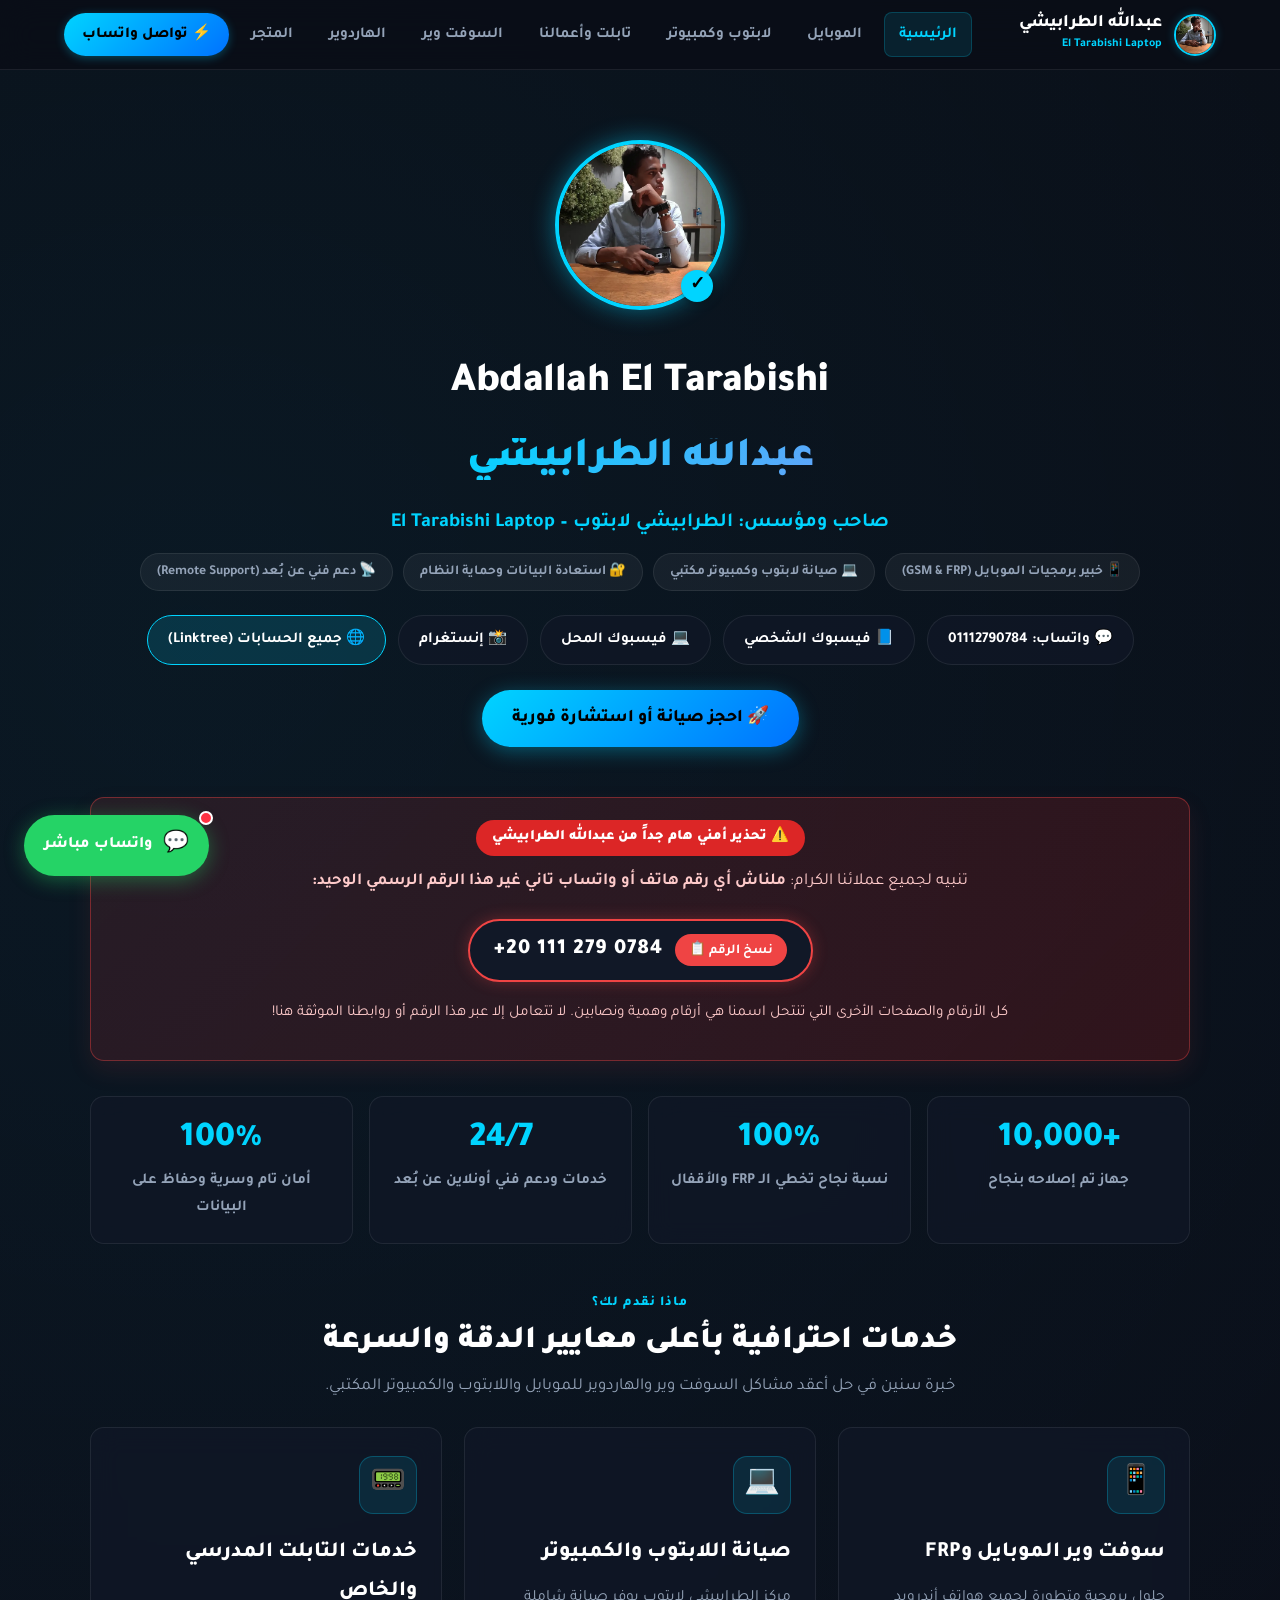
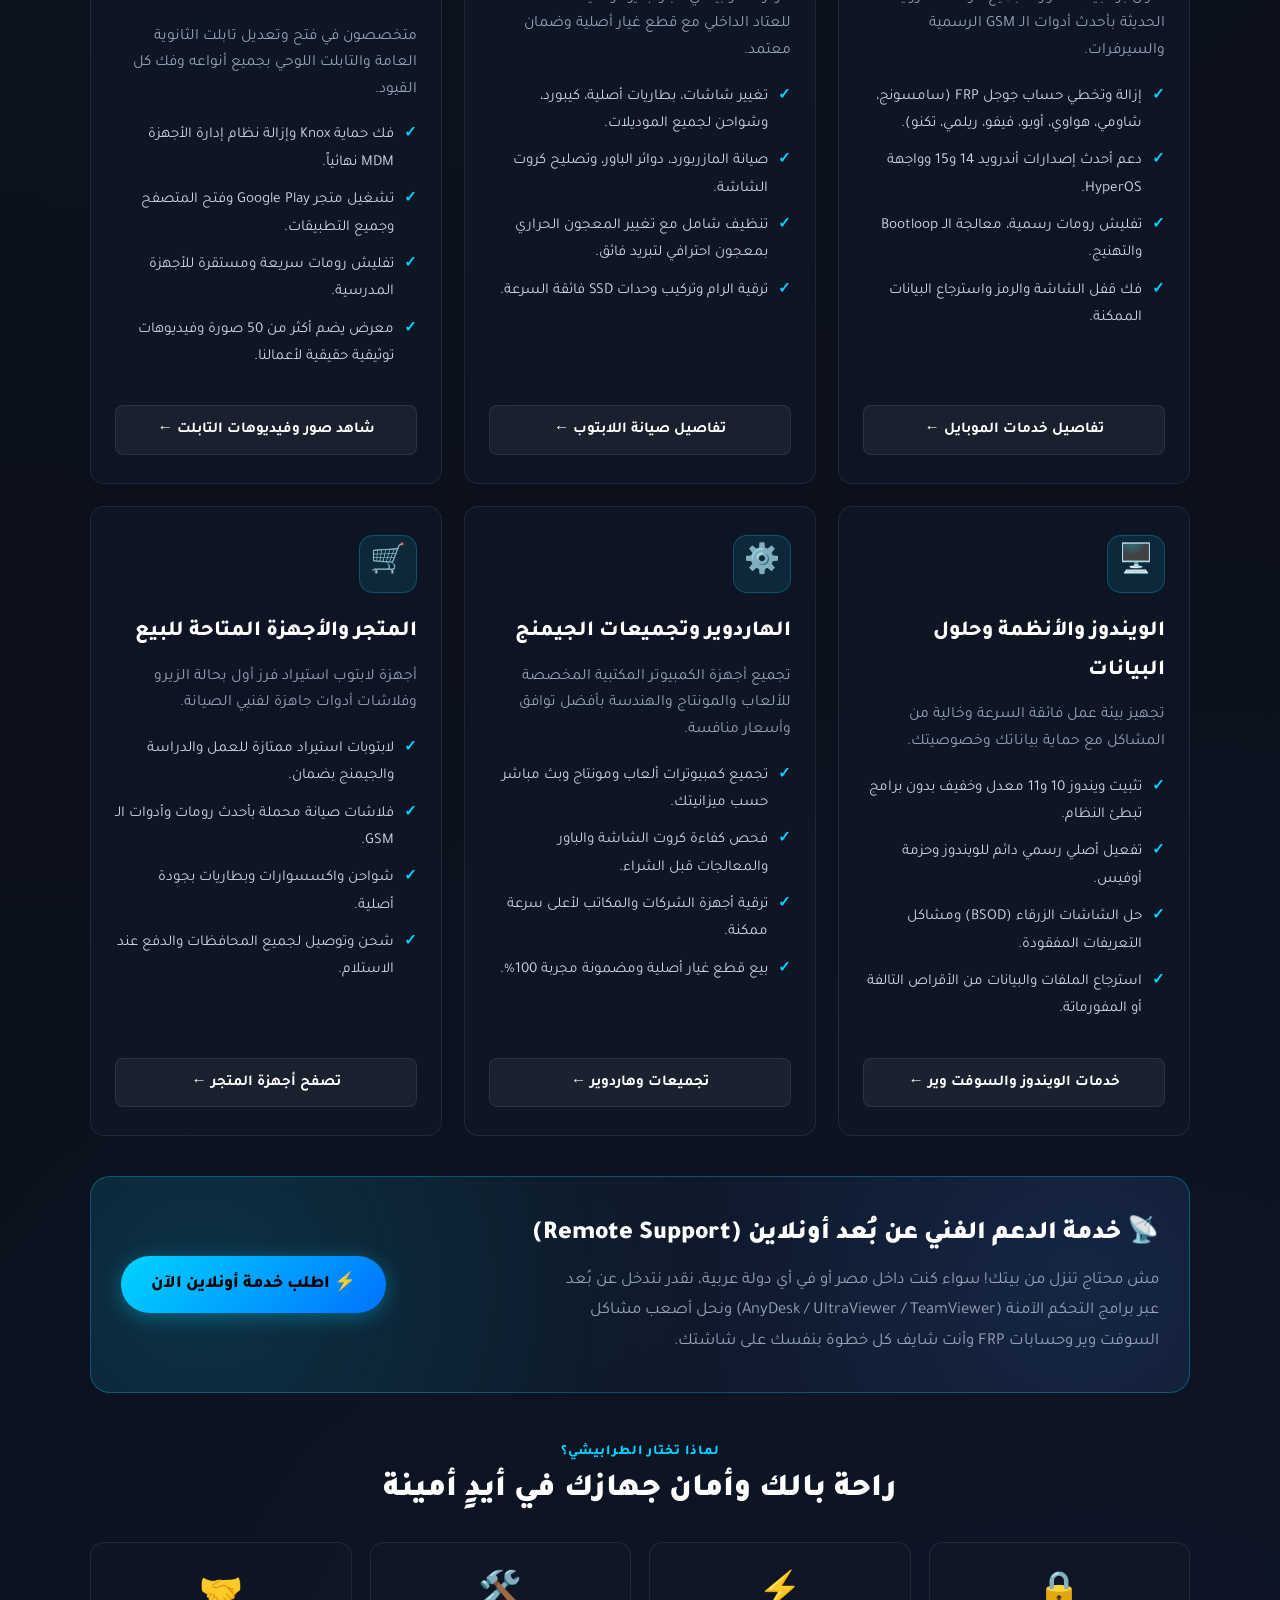
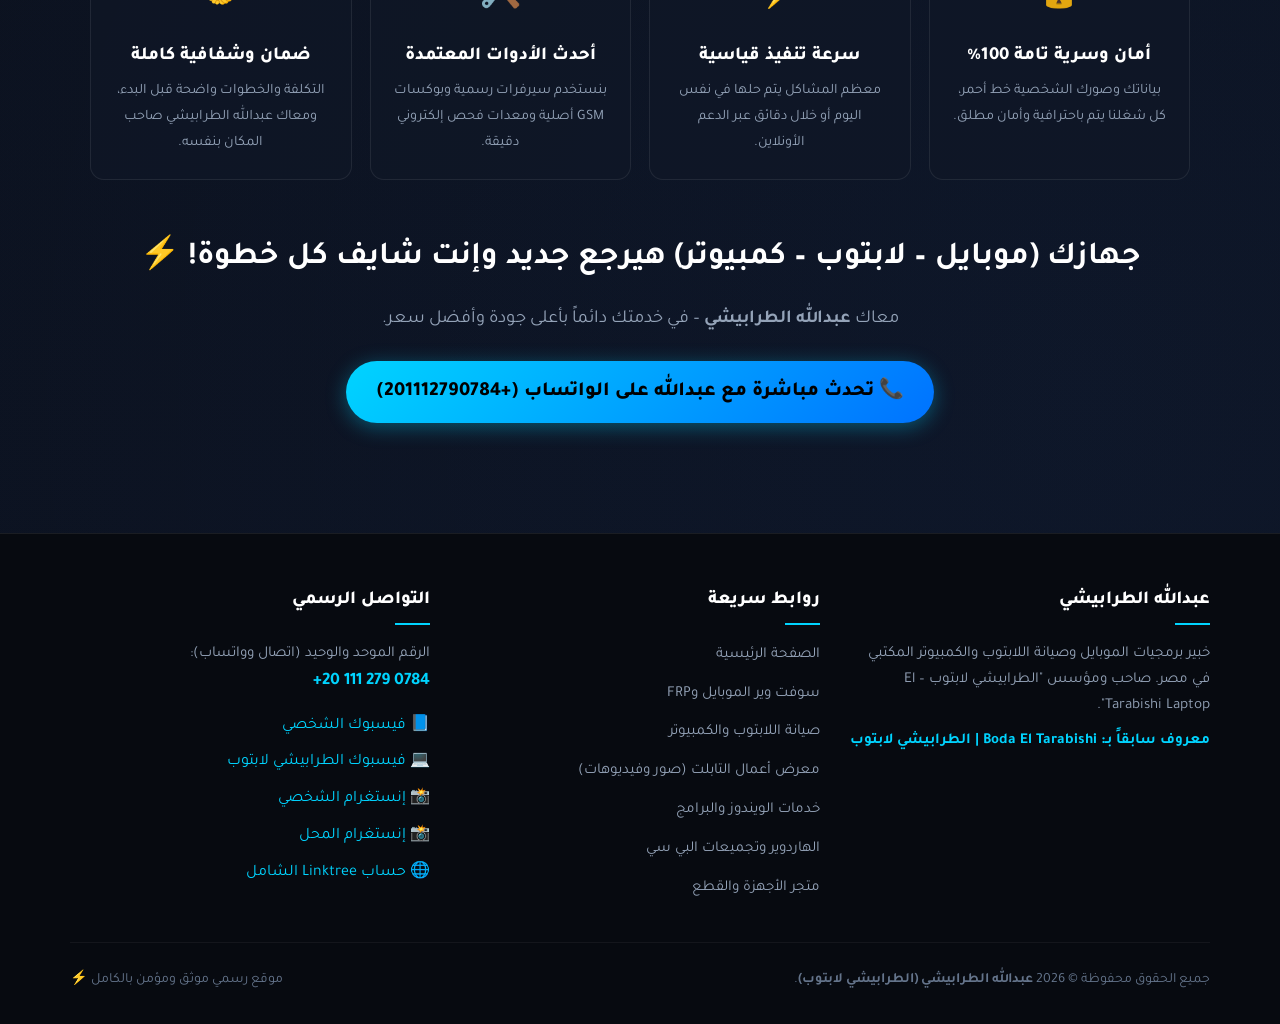
<file: index.html>
<!DOCTYPE html>
<html lang="ar" dir="rtl">
<head>
  <meta charset="UTF-8" />
  <meta name="viewport" content="width=device-width, initial-scale=1.0" />
  <title>عبدالله الطرابيشي | الطرابيشي لابتوب - صيانة وسوفت وير الموبايل والكمبيوتر</title>
  <meta name="description" content="عبدالله الطرابيشي - متخصص برمجيات موبايل وويندوز وصيانة لابتوب وكمبيوتر في مصر | إزالة FRP لجميع الماركات - صيانة شاملة - بيع أجهزة وتجميعات جيمنج" />
  <meta name="keywords" content="عبدالله الطرابيشي, الطرابيشي لابتوب, صيانة لابتوب, تخطي حساب جوجل, FRP Samsung, رومات شاومي, تابلت الثانوية, صيانة كمبيوتر, ويندوز 11, ترقية SSD" />
  <meta name="author" content="Abdallah El Tarabishi" />
  <link rel="canonical" href="https://abdallaheltarabishi.github.io/" />
  
  <!-- Open Graph / Facebook -->
  <meta property="og:type" content="website" />
  <meta property="og:url" content="https://abdallaheltarabishi.github.io/" />
  <meta property="og:title" content="عبدالله الطرابيشي | الطرابيشي لابتوب - صيانة وسوفت وير" />
  <meta property="og:description" content="متخصص برمجيات موبايل وويندوز وصيانة لابتوب وكمبيوتر في مصر. إزالة FRP، فك حماية تابلت، صيانة شاملة ودعم عن بعد." />
  <meta property="og:image" content="https://abdallaheltarabishi.github.io/images/profile.webp" />

  <!-- Favicon -->
  <link rel="icon" type="image/svg+xml" href="images/favicon.svg" />

  <!-- Fonts & Stylesheet -->
  <link rel="preconnect" href="https://fonts.googleapis.com" />
  <link rel="preconnect" href="https://fonts.gstatic.com" crossorigin />
  <link href="https://fonts.googleapis.com/css2?family=Cairo:wght@400;600;700;800;900&family=Tajawal:wght@400;500;700;900&display=swap" rel="stylesheet" />
  <link rel="stylesheet" href="style.css" />
</head>
<body>

  <!-- Navigation Bar -->
  <nav class="navbar">
    <div class="nav-container">
      <a href="index.html" class="nav-brand">
        <img src="images/profile.webp" alt="عبدالله الطرابيشي" class="brand-avatar" />
        <div class="brand-info">
          <span class="brand-name">عبدالله الطرابيشي</span>
          <span class="brand-tag">El Tarabishi Laptop</span>
        </div>
      </a>

      <button class="hamburger" aria-label="القائمة" aria-expanded="false">☰</button>

      <ul class="nav-links">
        <li><a href="index.html" class="nav-link active">الرئيسية</a></li>
        <li><a href="mobile.html" class="nav-link">الموبايل</a></li>
        <li><a href="laptop.html" class="nav-link">لابتوب وكمبيوتر</a></li>
        <li><a href="tablet.html" class="nav-link">تابلت وأعمالنا</a></li>
        <li><a href="software.html" class="nav-link">السوفت وير</a></li>
        <li><a href="hardware.html" class="nav-link">الهاردوير</a></li>
        <li><a href="store.html" class="nav-link">المتجر</a></li>
        <li><a href="https://wa.me/201112790784" target="_blank" class="nav-link nav-cta">⚡ تواصل واتساب</a></li>
      </ul>
    </div>
  </nav>

  <main class="container">
    
    <!-- Hero Profile Section -->
    <section class="hero-section">
      <div class="profile-wrapper">
        <img src="images/profile.webp" alt="Abdallah El Tarabishi - عبدالله الطرابيشي" class="profile-pic" />
        <div class="verified-badge" title="موثق ورسمي">✓</div>
      </div>

      <h1 class="hero-title">Abdallah El Tarabishi<br /><span>عبدالله الطرابيشي</span></h1>
      <p class="hero-subtitle">صاحب ومؤسس: الطرابيشي لابتوب – El Tarabishi Laptop</p>

      <div class="role-tags">
        <span class="role-tag">📱 خبير برمجيات الموبايل (GSM & FRP)</span>
        <span class="role-tag">💻 صيانة لابتوب وكمبيوتر مكتبي</span>
        <span class="role-tag">🔐 استعادة البيانات وحماية النظام</span>
        <span class="role-tag">📡 دعم فني عن بُعد (Remote Support)</span>
      </div>

      <div class="social-bar">
        <a href="https://wa.me/201112790784" target="_blank" class="social-btn">
          💬 واتساب: 01112790784
        </a>
        <a href="https://www.facebook.com/Abdallah.El.Tarabishi" target="_blank" class="social-btn">
          📘 فيسبوك الشخصي
        </a>
        <a href="https://www.facebook.com/EL.Tarabishi.Laptops" target="_blank" class="social-btn">
          💻 فيسبوك المحل
        </a>
        <a href="https://www.instagram.com/__abdallah__el__tarabishi__/" target="_blank" class="social-btn">
          📸 إنستغرام
        </a>
        <a href="https://linktr.ee/Abdallah_el_tarabishi" target="_blank" class="social-btn" style="background: rgba(0, 212, 255, 0.15); border-color: var(--primary);">
          🌐 جميع الحسابات (Linktree)
        </a>
      </div>

      <div style="margin-top: 25px;">
        <a href="https://wa.me/201112790784?text=مرحباً%20عبدالله،%20محتاج%20استشارة%20أو%20صيانة%20لجهازي" target="_blank" class="btn-primary">
          🚀 احجز صيانة أو استشارة فورية
        </a>
      </div>
    </section>

    <!-- Official Security Alert (Fake Numbers Warning) -->
    <section class="scam-alert-box">
      <div class="alert-header">⚠️ تحذير أمني هام جداً من عبدالله الطرابيشي</div>
      <div class="alert-body">
        <p>
          تنبيه لجميع عملائنا الكرام: <strong>ملناش أي رقم هاتف أو واتساب تاني غير هذا الرقم الرسمي الوحيد:</strong>
        </p>
        <div class="official-phone-badge">
          <span>+20 111 279 0784</span>
          <button class="copy-phone-btn" data-phone="+201112790784">📋 نسخ الرقم</button>
        </div>
        <p style="font-size: 0.95rem; margin-top: 8px;">
          كل الأرقام والصفحات الأخرى التي تنتحل اسمنا هي أرقام وهمية ونصابين. لا تتعامل إلا عبر هذا الرقم أو روابطنا الموثقة هنا!
        </p>
      </div>
    </section>

    <!-- Trust Stats Grid -->
    <section class="stats-grid">
      <div class="stat-card">
        <div class="stat-number">+10,000</div>
        <div class="stat-label">جهاز تم إصلاحه بنجاح</div>
      </div>
      <div class="stat-card">
        <div class="stat-number">100%</div>
        <div class="stat-label">نسبة نجاح تخطي الـ FRP والأقفال</div>
      </div>
      <div class="stat-card">
        <div class="stat-number">24/7</div>
        <div class="stat-label">خدمات ودعم فني أونلاين عن بُعد</div>
      </div>
      <div class="stat-card">
        <div class="stat-number">100%</div>
        <div class="stat-label">أمان تام وسرية وحفاظ على البيانات</div>
      </div>
    </section>

    <!-- Services Overview Section -->
    <section class="services-overview">
      <div class="section-header">
        <span class="section-tag">ماذا نقدم لك؟</span>
        <h2 class="section-title">خدمات احترافية بأعلى معايير الدقة والسرعة</h2>
        <p class="section-subtitle">خبرة سنين في حل أعقد مشاكل السوفت وير والهاردوير للموبايل واللابتوب والكمبيوتر المكتبي.</p>
      </div>

      <div class="cards-grid">
        <!-- Card 1: Mobile Software -->
        <div class="service-card">
          <div>
            <div class="service-icon-box">📱</div>
            <h3 class="service-title">سوفت وير الموبايل وFRP</h3>
            <p class="service-desc">حلول برمجية متطورة لجميع هواتف أندرويد الحديثة بأحدث أدوات الـ GSM الرسمية والسيرفرات.</p>
            <ul class="feature-list">
              <li><span class="check-icon">✓</span> إزالة وتخطي حساب جوجل FRP (سامسونج، شاومي، هواوي، أوبو، فيفو، ريلمي، تكنو).</li>
              <li><span class="check-icon">✓</span> دعم أحدث إصدارات أندرويد 14 و15 وواجهة HyperOS.</li>
              <li><span class="check-icon">✓</span> تفليش رومات رسمية، معالجة الـ Bootloop والتهنيج.</li>
              <li><span class="check-icon">✓</span> فك قفل الشاشة والرمز واسترجاع البيانات الممكنة.</li>
            </ul>
          </div>
          <div class="card-action">
            <a href="mobile.html" class="btn-card">تفاصيل خدمات الموبايل ←</a>
          </div>
        </div>

        <!-- Card 2: Laptop & PC Maintenance -->
        <div class="service-card">
          <div>
            <div class="service-icon-box">💻</div>
            <h3 class="service-title">صيانة اللابتوب والكمبيوتر</h3>
            <p class="service-desc">مركز الطرابيشي لابتوب يوفر صيانة شاملة للعتاد الداخلي مع قطع غيار أصلية وضمان معتمد.</p>
            <ul class="feature-list">
              <li><span class="check-icon">✓</span> تغيير شاشات، بطاريات أصلية، كيبورد، وشواحن لجميع الموديلات.</li>
              <li><span class="check-icon">✓</span> صيانة المازربورد، دوائر الباور، وتصليح كروت الشاشة.</li>
              <li><span class="check-icon">✓</span> تنظيف شامل مع تغيير المعجون الحراري بمعجون احترافي لتبريد فائق.</li>
              <li><span class="check-icon">✓</span> ترقية الرام وتركيب وحدات SSD فائقة السرعة.</li>
            </ul>
          </div>
          <div class="card-action">
            <a href="laptop.html" class="btn-card">تفاصيل صيانة اللابتوب ←</a>
          </div>
        </div>

        <!-- Card 3: Tablet Services & Portfolio -->
        <div class="service-card">
          <div>
            <div class="service-icon-box">📟</div>
            <h3 class="service-title">خدمات التابلت المدرسي والخاص</h3>
            <p class="service-desc">متخصصون في فتح وتعديل تابلت الثانوية العامة والتابلت اللوحي بجميع أنواعه وفك كل القيود.</p>
            <ul class="feature-list">
              <li><span class="check-icon">✓</span> فك حماية Knox وإزالة نظام إدارة الأجهزة MDM نهائياً.</li>
              <li><span class="check-icon">✓</span> تشغيل متجر Google Play وفتح المتصفح وجميع التطبيقات.</li>
              <li><span class="check-icon">✓</span> تفليش رومات سريعة ومستقرة للأجهزة المدرسية.</li>
              <li><span class="check-icon">✓</span> معرض يضم أكثر من 50 صورة وفيديوهات توثيقية حقيقية لأعمالنا.</li>
            </ul>
          </div>
          <div class="card-action">
            <a href="tablet.html" class="btn-card">شاهد صور وفيديوهات التابلت ←</a>
          </div>
        </div>

        <!-- Card 4: Windows & Software -->
        <div class="service-card">
          <div>
            <div class="service-icon-box">🖥️</div>
            <h3 class="service-title">الويندوز والأنظمة وحلول البيانات</h3>
            <p class="service-desc">تجهيز بيئة عمل فائقة السرعة وخالية من المشاكل مع حماية بياناتك وخصوصيتك.</p>
            <ul class="feature-list">
              <li><span class="check-icon">✓</span> تثبيت ويندوز 10 و11 معدل وخفيف بدون برامج تبطئ النظام.</li>
              <li><span class="check-icon">✓</span> تفعيل أصلي رسمي دائم للويندوز وحزمة أوفيس.</li>
              <li><span class="check-icon">✓</span> حل الشاشات الزرقاء (BSOD) ومشاكل التعريفات المفقودة.</li>
              <li><span class="check-icon">✓</span> استرجاع الملفات والبيانات من الأقراص التالفة أو المفورماتة.</li>
            </ul>
          </div>
          <div class="card-action">
            <a href="software.html" class="btn-card">خدمات الويندوز والسوفت وير ←</a>
          </div>
        </div>

        <!-- Card 5: Hardware & Custom PC Builds -->
        <div class="service-card">
          <div>
            <div class="service-icon-box">⚙️</div>
            <h3 class="service-title">الهاردوير وتجميعات الجيمنج</h3>
            <p class="service-desc">تجميع أجهزة الكمبيوتر المكتبية المخصصة للألعاب والمونتاج والهندسة بأفضل توافق وأسعار منافسة.</p>
            <ul class="feature-list">
              <li><span class="check-icon">✓</span> تجميع كمبيوترات ألعاب ومونتاج وبث مباشر حسب ميزانيتك.</li>
              <li><span class="check-icon">✓</span> فحص كفاءة كروت الشاشة والباور والمعالجات قبل الشراء.</li>
              <li><span class="check-icon">✓</span> ترقية أجهزة الشركات والمكاتب لأعلى سرعة ممكنة.</li>
              <li><span class="check-icon">✓</span> بيع قطع غيار أصلية ومضمونة مجربة 100%.</li>
            </ul>
          </div>
          <div class="card-action">
            <a href="hardware.html" class="btn-card">تجميعات وهاردوير ←</a>
          </div>
        </div>

        <!-- Card 6: Online Store & Laptops -->
        <div class="service-card">
          <div>
            <div class="service-icon-box">🛒</div>
            <h3 class="service-title">المتجر والأجهزة المتاحة للبيع</h3>
            <p class="service-desc">أجهزة لابتوب استيراد فرز أول بحالة الزيرو وفلاشات أدوات جاهزة لفنيي الصيانة.</p>
            <ul class="feature-list">
              <li><span class="check-icon">✓</span> لابتوبات استيراد ممتازة للعمل والدراسة والجيمنج بضمان.</li>
              <li><span class="check-icon">✓</span> فلاشات صيانة محملة بأحدث رومات وأدوات الـ GSM.</li>
              <li><span class="check-icon">✓</span> شواحن واكسسوارات وبطاريات بجودة أصلية.</li>
              <li><span class="check-icon">✓</span> شحن وتوصيل لجميع المحافظات والدفع عند الاستلام.</li>
            </ul>
          </div>
          <div class="card-action">
            <a href="store.html" class="btn-card">تصفح أجهزة المتجر ←</a>
          </div>
        </div>
      </div>
    </section>

    <!-- Remote Tech Services Banner -->
    <section class="remote-banner">
      <div class="remote-text">
        <h3>📡 خدمة الدعم الفني عن بُعد أونلاين (Remote Support)</h3>
        <p>
          مش محتاج تنزل من بيتك! سواء كنت داخل مصر أو في أي دولة عربية، نقدر نتدخل عن بُعد عبر برامج التحكم الآمنة (AnyDesk / UltraViewer / TeamViewer) ونحل أصعب مشاكل السوفت وير وحسابات FRP وأنت شايف كل خطوة بنفسك على شاشتك.
        </p>
      </div>
      <div>
        <a href="https://wa.me/201112790784?text=مرحباً%20عبدالله،%20محتاج%20خدمة%20سوفت%20وير%20عن%20بُعد%20أونلاين" target="_blank" class="btn-primary">
          ⚡ اطلب خدمة أونلاين الآن
        </a>
      </div>
    </section>

    <!-- Why Choose Us / Trust Pillars -->
    <section class="why-us">
      <div class="section-header">
        <span class="section-tag">لماذا تختار الطرابيشي؟</span>
        <h2 class="section-title">راحة بالك وأمان جهازك في أيدٍ أمينة</h2>
      </div>

      <div class="trust-grid">
        <div class="trust-item">
          <div class="trust-icon">🔒</div>
          <h4 class="trust-title">أمان وسرية تامة 100%</h4>
          <p class="trust-desc">بياناتك وصورك الشخصية خط أحمر، كل شغلنا يتم باحترافية وأمان مطلق.</p>
        </div>

        <div class="trust-item">
          <div class="trust-icon">⚡</div>
          <h4 class="trust-title">سرعة تنفيذ قياسية</h4>
          <p class="trust-desc">معظم المشاكل يتم حلها في نفس اليوم أو خلال دقائق عبر الدعم الأونلاين.</p>
        </div>

        <div class="trust-item">
          <div class="trust-icon">🛠️</div>
          <h4 class="trust-title">أحدث الأدوات المعتمدة</h4>
          <p class="trust-desc">بنستخدم سيرفرات رسمية وبوكسات GSM أصلية ومعدات فحص إلكتروني دقيقة.</p>
        </div>

        <div class="trust-item">
          <div class="trust-icon">🤝</div>
          <h4 class="trust-title">ضمان وشفافية كاملة</h4>
          <p class="trust-desc">التكلفة والخطوات واضحة قبل البدء، ومعاك عبدالله الطرابيشي صاحب المكان بنفسه.</p>
        </div>
      </div>
    </section>

    <!-- Call to action footer banner -->
    <section style="text-align: center; margin: 50px 0 20px;">
      <h2 style="font-size: 2rem; color: #fff; margin-bottom: 15px;">
        جهازك (موبايل – لابتوب – كمبيوتر) هيرجع جديد وإنت شايف كل خطوة! ⚡
      </h2>
      <p style="color: var(--text-muted); font-size: 1.15rem; margin-bottom: 25px;">
        معاك <strong>عبدالله الطرابيشي</strong> – في خدمتك دائماً بأعلى جودة وأفضل سعر.
      </p>
      <a href="https://wa.me/201112790784" target="_blank" class="btn-primary" style="font-size: 1.25rem;">
        📞 تحدث مباشرة مع عبدالله على الواتساب (+201112790784)
      </a>
    </section>

  </main>

  <!-- Floating WhatsApp CTA -->
  <a href="https://wa.me/201112790784" target="_blank" class="floating-whatsapp" title="تواصل مباشرة عبر واتساب">
    <span class="whatsapp-ping"></span>
    <span style="font-size: 1.3rem;">💬</span>
    <span class="btn-text">واتساب مباشر</span>
  </a>

  <!-- Footer -->
  <footer class="footer">
    <div class="footer-grid">
      <div class="footer-col">
        <h4>عبدالله الطرابيشي</h4>
        <p>
          خبير برمجيات الموبايل وصيانة اللابتوب والكمبيوتر المكتبي في مصر. صاحب ومؤسس "الطرابيشي لابتوب – El Tarabishi Laptop".
        </p>
        <p style="margin-top: 10px; color: var(--primary); font-weight: bold;">
          معروف سابقاً بـ: Boda El Tarabishi | الطرابيشي لابتوب
        </p>
      </div>

      <div class="footer-col">
        <h4>روابط سريعة</h4>
        <ul class="footer-links">
          <li><a href="index.html">الصفحة الرئيسية</a></li>
          <li><a href="mobile.html">سوفت وير الموبايل وFRP</a></li>
          <li><a href="laptop.html">صيانة اللابتوب والكمبيوتر</a></li>
          <li><a href="tablet.html">معرض أعمال التابلت (صور وفيديوهات)</a></li>
          <li><a href="software.html">خدمات الويندوز والبرامج</a></li>
          <li><a href="hardware.html">الهاردوير وتجميعات البي سي</a></li>
          <li><a href="store.html">متجر الأجهزة والقطع</a></li>
        </ul>
      </div>

      <div class="footer-col">
        <h4>التواصل الرسمي</h4>
        <p>
          الرقم الموحد والوحيد (اتصال وواتساب):<br />
          <strong style="color: var(--primary); font-size: 1.1rem; direction: ltr; display: inline-block;">+20 111 279 0784</strong>
        </p>
        <div style="margin-top: 15px; display: flex; flex-direction: column; gap: 8px;">
          <a href="https://www.facebook.com/Abdallah.El.Tarabishi" target="_blank">📘 فيسبوك الشخصي</a>
          <a href="https://www.facebook.com/EL.Tarabishi.Laptops" target="_blank">💻 فيسبوك الطرابيشي لابتوب</a>
          <a href="https://www.instagram.com/__abdallah__el__tarabishi__/" target="_blank">📸 إنستغرام الشخصي</a>
          <a href="https://www.instagram.com/el_tarabishi_laptop" target="_blank">📸 إنستغرام المحل</a>
          <a href="https://linktr.ee/Abdallah_el_tarabishi" target="_blank">🌐 حساب Linktree الشامل</a>
        </div>
      </div>
    </div>

    <div class="footer-bottom">
      <div>
        جميع الحقوق محفوظة © 2026 <strong>عبدالله الطرابيشي (الطرابيشي لابتوب)</strong>.
      </div>
      <div>
        موقع رسمي موثق ومؤمن بالكامل ⚡
      </div>
    </div>
  </footer>

  <script src="main.js"></script>
</body>
</html>
</file>
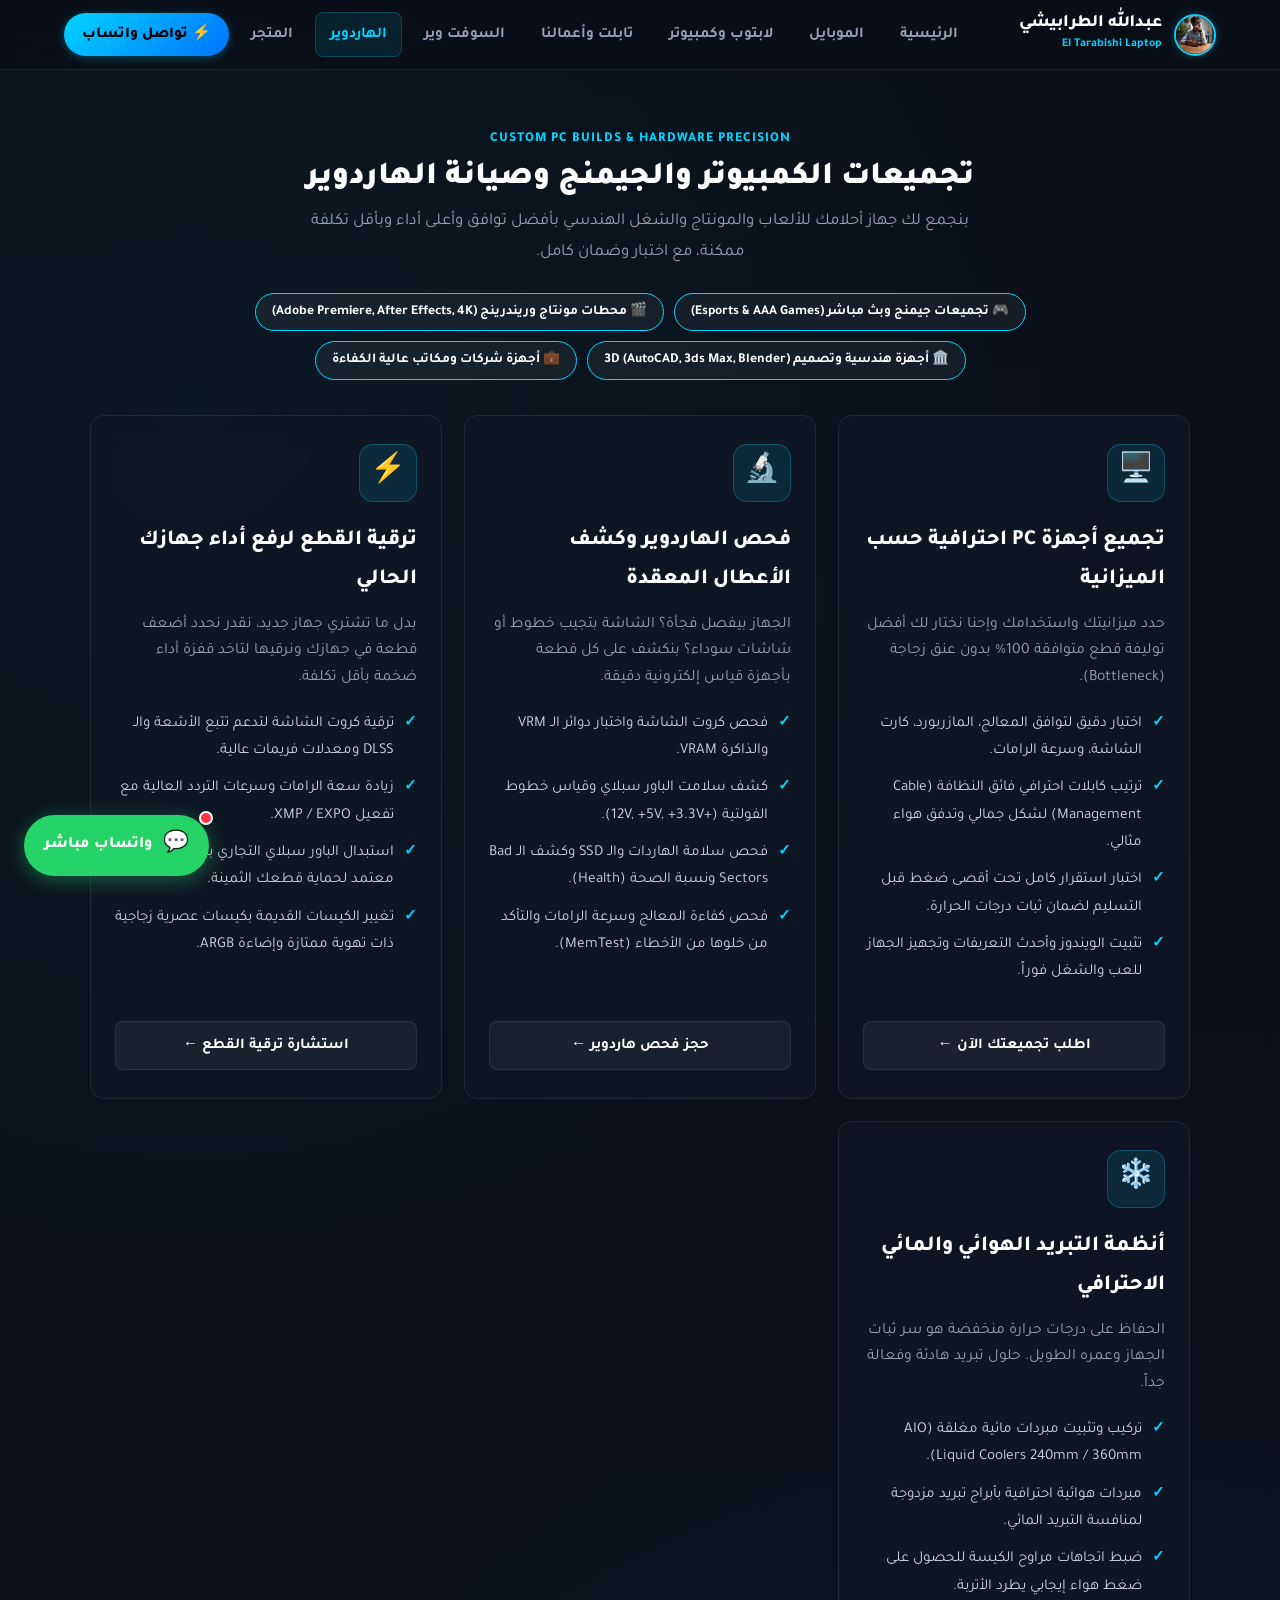
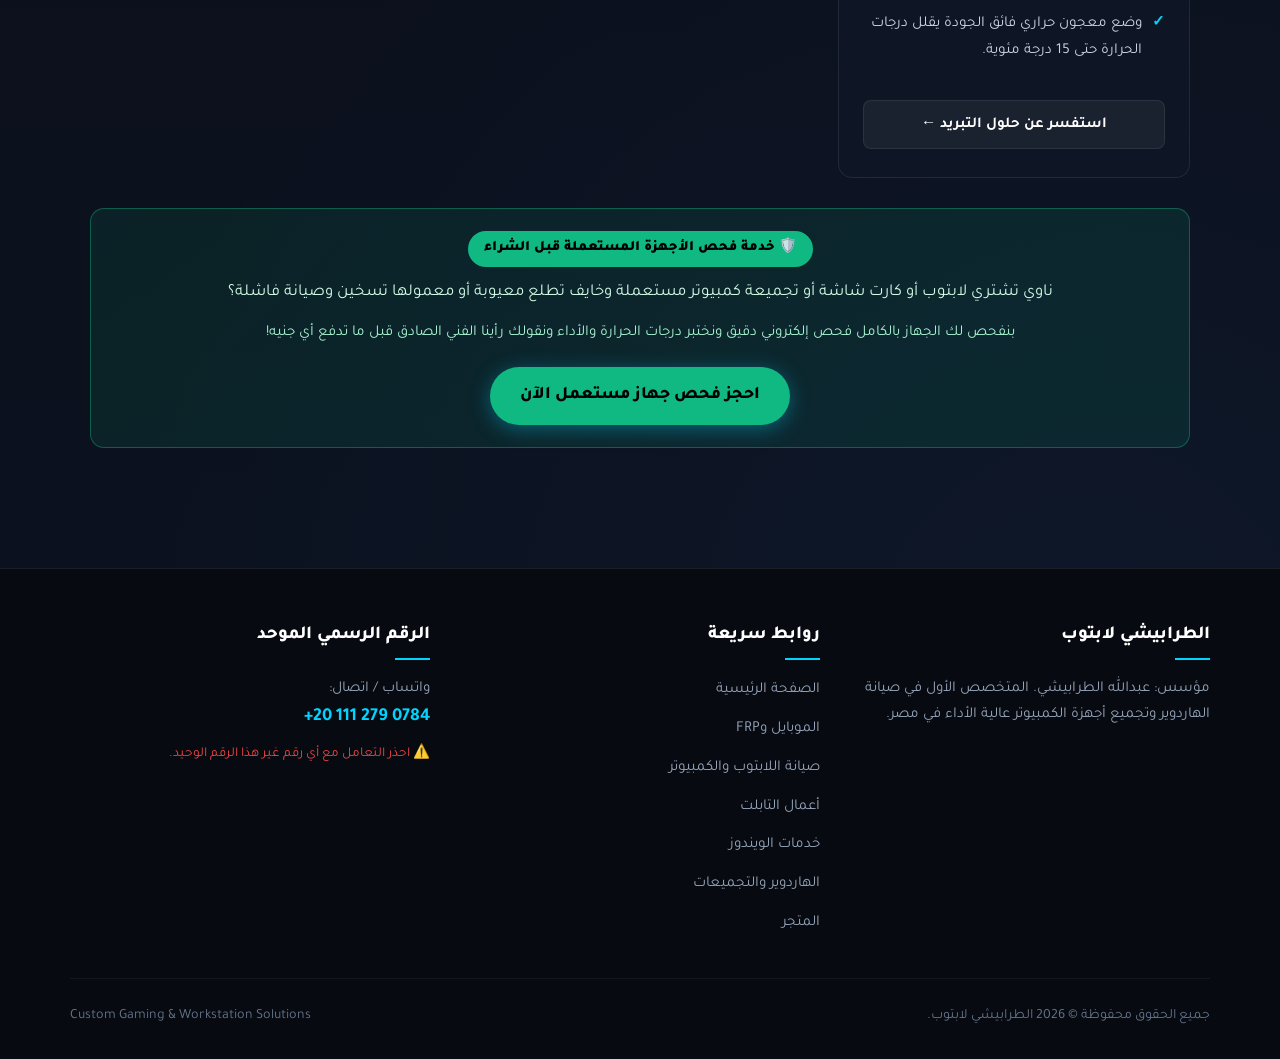
<file: hardware.html>
<!DOCTYPE html>
<html lang="ar" dir="rtl">
<head>
  <meta charset="UTF-8" />
  <meta name="viewport" content="width=device-width, initial-scale=1.0" />
  <title>الهاردوير وتجميعات الكمبيوتر والجيمنج | الطرابيشي لابتوب</title>
  <meta name="description" content="تجميع أجهزة كمبيوتر مخصصة للألعاب والمونتاج والهندسة مع الطرابيشي لابتوب. ترقية الرامات وكروت الشاشة، فحص الهاردوير، تبريد مائي وهوائي، وصيانة متقدمة في مصر." />
  <meta name="keywords" content="تجميعة كمبيوتر جيمنج, تجميع كمبيوتر مونتاج, كروت شاشة, رامات DDR5, صيانة هاردوير, باور سبلاي, كيسات كمبيوتر, تبريد مائي, الطرابيشي لابتوب" />
  <link rel="canonical" href="https://abdallaheltarabishi.github.io/hardware.html" />

  <meta property="og:type" content="website" />
  <meta property="og:url" content="https://abdallaheltarabishi.github.io/hardware.html" />
  <meta property="og:title" content="الهاردوير وتجميعات الكمبيوتر والجيمنج | الطرابيشي لابتوب" />
  <meta property="og:description" content="تجميعات بي سي احترافية، فحص دقيق للقطع، وترقية العتاد لأعلى أداء ممكن." />
  <meta property="og:image" content="https://abdallaheltarabishi.github.io/images/profile.webp" />

  <link rel="icon" type="image/svg+xml" href="images/favicon.svg" />
  <link rel="preconnect" href="https://fonts.googleapis.com" />
  <link rel="preconnect" href="https://fonts.gstatic.com" crossorigin />
  <link href="https://fonts.googleapis.com/css2?family=Cairo:wght@400;600;700;800;900&family=Tajawal:wght@400;500;700;900&display=swap" rel="stylesheet" />
  <link rel="stylesheet" href="style.css" />
</head>
<body>

  <!-- Navigation Bar -->
  <nav class="navbar">
    <div class="nav-container">
      <a href="index.html" class="nav-brand">
        <img src="images/profile.webp" alt="عبدالله الطرابيشي" class="brand-avatar" />
        <div class="brand-info">
          <span class="brand-name">عبدالله الطرابيشي</span>
          <span class="brand-tag">El Tarabishi Laptop</span>
        </div>
      </a>

      <button class="hamburger" aria-label="القائمة" aria-expanded="false">☰</button>

      <ul class="nav-links">
        <li><a href="index.html" class="nav-link">الرئيسية</a></li>
        <li><a href="mobile.html" class="nav-link">الموبايل</a></li>
        <li><a href="laptop.html" class="nav-link">لابتوب وكمبيوتر</a></li>
        <li><a href="tablet.html" class="nav-link">تابلت وأعمالنا</a></li>
        <li><a href="software.html" class="nav-link">السوفت وير</a></li>
        <li><a href="hardware.html" class="nav-link active">الهاردوير</a></li>
        <li><a href="store.html" class="nav-link">المتجر</a></li>
        <li><a href="https://wa.me/201112790784" target="_blank" class="nav-link nav-cta">⚡ تواصل واتساب</a></li>
      </ul>
    </div>
  </nav>

  <main class="container">
    
    <!-- Header -->
    <header class="section-header" style="margin-top: 25px;">
      <span class="section-tag">Custom PC Builds & Hardware Precision</span>
      <h1 class="section-title">تجميعات الكمبيوتر والجيمنج وصيانة الهاردوير</h1>
      <p class="section-subtitle">
        بنجمع لك جهاز أحلامك للألعاب والمونتاج والشغل الهندسي بأفضل توافق وأعلى أداء وبأقل تكلفة ممكنة، مع اختبار وضمان كامل.
      </p>
    </header>

    <!-- Popular Build Types -->
    <div class="role-tags" style="margin-bottom: 35px;">
      <span class="role-tag" style="border-color: var(--primary); color: #fff;">🎮 تجميعات جيمنج وبث مباشر (Esports & AAA Games)</span>
      <span class="role-tag" style="border-color: var(--primary); color: #fff;">🎬 محطات مونتاج وريندرينج (Adobe Premiere, After Effects, 4K)</span>
      <span class="role-tag" style="border-color: var(--primary); color: #fff;">🏛️ أجهزة هندسية وتصميم 3D (AutoCAD, 3ds Max, Blender)</span>
      <span class="role-tag" style="border-color: var(--primary); color: #fff;">💼 أجهزة شركات ومكاتب عالية الكفاءة</span>
    </div>

    <!-- Hardware Services Grid -->
    <div class="cards-grid">
      <!-- 1. Custom PC Assembly -->
      <div class="service-card">
        <div>
          <div class="service-icon-box">🖥️</div>
          <h2 class="service-title">تجميع أجهزة PC احترافية حسب الميزانية</h2>
          <p class="service-desc">
            حدد ميزانيتك واستخدامك وإحنا نختار لك أفضل توليفة قطع متوافقة 100% بدون عنق زجاجة (Bottleneck).
          </p>
          <ul class="feature-list">
            <li><span class="check-icon">✓</span> اختيار دقيق لتوافق المعالج، المازربورد، كارت الشاشة، وسرعة الرامات.</li>
            <li><span class="check-icon">✓</span> ترتيب كابلات احترافي فائق النظافة (Cable Management) لشكل جمالي وتدفق هواء مثالي.</li>
            <li><span class="check-icon">✓</span> اختبار استقرار كامل تحت أقصى ضغط قبل التسليم لضمان ثبات درجات الحرارة.</li>
            <li><span class="check-icon">✓</span> تثبيت الويندوز وأحدث التعريفات وتجهيز الجهاز للعب والشغل فوراً.</li>
          </ul>
        </div>
        <div class="card-action">
          <a href="https://wa.me/201112790784?text=مرحباً%20عبدالله،%20عاوز%20أجمع%20جهاز%20كمبيوتر%20جيمنج/مونتاج%20بميزانية:" target="_blank" class="btn-card">
            اطلب تجميعتك الآن ←
          </a>
        </div>
      </div>

      <!-- 2. Hardware Diagnostics & Stress Testing -->
      <div class="service-card">
        <div>
          <div class="service-icon-box">🔬</div>
          <h2 class="service-title">فحص الهاردوير وكشف الأعطال المعقدة</h2>
          <p class="service-desc">
            الجهاز بيفصل فجأة؟ الشاشة بتجيب خطوط أو شاشات سوداء؟ بنكشف على كل قطعة بأجهزة قياس إلكترونية دقيقة.
          </p>
          <ul class="feature-list">
            <li><span class="check-icon">✓</span> فحص كروت الشاشة واختبار دوائر الـ VRM والذاكرة VRAM.</li>
            <li><span class="check-icon">✓</span> كشف سلامت الباور سبلاي وقياس خطوط الفولتية (+12V, +5V, +3.3V).</li>
            <li><span class="check-icon">✓</span> فحص سلامة الهاردات والـ SSD وكشف الـ Bad Sectors ونسبة الصحة (Health).</li>
            <li><span class="check-icon">✓</span> فحص كفاءة المعالج وسرعة الرامات والتأكد من خلوها من الأخطاء (MemTest).</li>
          </ul>
        </div>
        <div class="card-action">
          <a href="https://wa.me/201112790784?text=مرحباً%20عبدالله،%20عندي%20عطل%20هاردوير%20بالكمبيوتر%20محتاج%20فحص%20دقيق" target="_blank" class="btn-card">
            حجز فحص هاردوير ←
          </a>
        </div>
      </div>

      <!-- 3. Hardware Upgrades -->
      <div class="service-card">
        <div>
          <div class="service-icon-box">⚡</div>
          <h2 class="service-title">ترقية القطع لرفع أداء جهازك الحالي</h2>
          <p class="service-desc">
            بدل ما تشتري جهاز جديد، نقدر نحدد أضعف قطعة في جهازك ونرقيها لتاخد قفزة أداء ضخمة بأقل تكلفة.
          </p>
          <ul class="feature-list">
            <li><span class="check-icon">✓</span> ترقية كروت الشاشة لتدعم تتبع الأشعة والـ DLSS ومعدلات فريمات عالية.</li>
            <li><span class="check-icon">✓</span> زيادة سعة الرامات وسرعات التردد العالية مع تفعيل XMP / EXPO.</li>
            <li><span class="check-icon">✓</span> استبدال الباور سبلاي التجاري بباور أصلي معتمد لحماية قطعك الثمينة.</li>
            <li><span class="check-icon">✓</span> تغيير الكيسات القديمة بكيسات عصرية زجاجية ذات تهوية ممتازة وإضاءة ARGB.</li>
          </ul>
        </div>
        <div class="card-action">
          <a href="https://wa.me/201112790784?text=مرحباً%20عبدالله،%20عاوز%20أرقي%20قطع%20بالكمبيوتر%20بتاعي" target="_blank" class="btn-card">
            استشارة ترقية القطع ←
          </a>
        </div>
      </div>

      <!-- 4. Cooling & Thermal Optimization -->
      <div class="service-card">
        <div>
          <div class="service-icon-box">❄️</div>
          <h2 class="service-title">أنظمة التبريد الهوائي والمائي الاحترافي</h2>
          <p class="service-desc">
            الحفاظ على درجات حرارة منخفضة هو سر ثبات الجهاز وعمره الطويل. حلول تبريد هادئة وفعالة جداً.
          </p>
          <ul class="feature-list">
            <li><span class="check-icon">✓</span> تركيب وتثبيت مبردات مائية مغلقة (AIO Liquid Coolers 240mm / 360mm).</li>
            <li><span class="check-icon">✓</span> مبردات هوائية احترافية بأبراج تبريد مزدوجة لمنافسة التبريد المائي.</li>
            <li><span class="check-icon">✓</span> ضبط اتجاهات مراوح الكيسة للحصول على ضغط هواء إيجابي يطرد الأتربة.</li>
            <li><span class="check-icon">✓</span> وضع معجون حراري فائق الجودة يقلل درجات الحرارة حتى 15 درجة مئوية.</li>
          </ul>
        </div>
        <div class="card-action">
          <a href="https://wa.me/201112790784?text=مرحباً%20عبدالله،%20محتاج%20حل%20لمشكلة%20الحرارة%20أو%20تركيب%20تبريد%20مائي" target="_blank" class="btn-card">
            استفسر عن حلول التبريد ←
          </a>
        </div>
      </div>
    </div>

    <!-- Buying Advice & Second Hand Inspection -->
    <section class="scam-alert-box" style="background: linear-gradient(135deg, rgba(16, 185, 129, 0.1) 0%, rgba(5, 150, 105, 0.15) 100%); border-color: rgba(16, 185, 129, 0.4); box-shadow: none;">
      <div class="alert-header" style="background: var(--accent-emerald); color: #000;">🛡️ خدمة فحص الأجهزة المستعملة قبل الشراء</div>
      <div class="alert-body">
        <p style="color: #d1fae5; font-size: 1.05rem;">
          ناوي تشتري لابتوب أو كارت شاشة أو تجميعة كمبيوتر مستعملة وخايف تطلع معيوبة أو معمولها تسخين وصيانة فاشلة؟
        </p>
        <p style="color: #a7f3d0; font-size: 0.95rem;">
          بنفحص لك الجهاز بالكامل فحص إلكتروني دقيق ونختبر درجات الحرارة والأداء ونقولك رأينا الفني الصادق قبل ما تدفع أي جنيه!
        </p>
        <a href="https://wa.me/201112790784?text=مرحباً%20عبدالله،%20عاوز%20خدمة%20فحص%20جهاز/كارت%20مستعمل%20قبل%20الشراء" target="_blank" class="btn-primary" style="background: var(--accent-emerald); margin-top: 10px;">
          احجز فحص جهاز مستعمل الآن
        </a>
      </div>
    </section>

  </main>

  <!-- Floating WhatsApp CTA -->
  <a href="https://wa.me/201112790784" target="_blank" class="floating-whatsapp" title="تواصل مباشرة عبر واتساب">
    <span class="whatsapp-ping"></span>
    <span style="font-size: 1.3rem;">💬</span>
    <span class="btn-text">واتساب مباشر</span>
  </a>

  <!-- Footer -->
  <footer class="footer">
    <div class="footer-grid">
      <div class="footer-col">
        <h4>الطرابيشي لابتوب</h4>
        <p>مؤسس: عبدالله الطرابيشي. المتخصص الأول في صيانة الهاردوير وتجميع أجهزة الكمبيوتر عالية الأداء في مصر.</p>
      </div>
      <div class="footer-col">
        <h4>روابط سريعة</h4>
        <ul class="footer-links">
          <li><a href="index.html">الصفحة الرئيسية</a></li>
          <li><a href="mobile.html">الموبايل وFRP</a></li>
          <li><a href="laptop.html">صيانة اللابتوب والكمبيوتر</a></li>
          <li><a href="tablet.html">أعمال التابلت</a></li>
          <li><a href="software.html">خدمات الويندوز</a></li>
          <li><a href="hardware.html">الهاردوير والتجميعات</a></li>
          <li><a href="store.html">المتجر</a></li>
        </ul>
      </div>
      <div class="footer-col">
        <h4>الرقم الرسمي الموحد</h4>
        <p>واتساب / اتصال:<br /><strong style="color: var(--primary); font-size: 1.15rem; direction: ltr; display: inline-block;">+20 111 279 0784</strong></p>
        <p style="margin-top: 10px; font-size: 0.85rem; color: #ef4444;">⚠️ احذر التعامل مع أي رقم غير هذا الرقم الوحيد.</p>
      </div>
    </div>
    <div class="footer-bottom">
      <div>جميع الحقوق محفوظة © 2026 الطرابيشي لابتوب.</div>
      <div>Custom Gaming & Workstation Solutions</div>
    </div>
  </footer>

  <script src="main.js"></script>
</body>
</html>
</file>
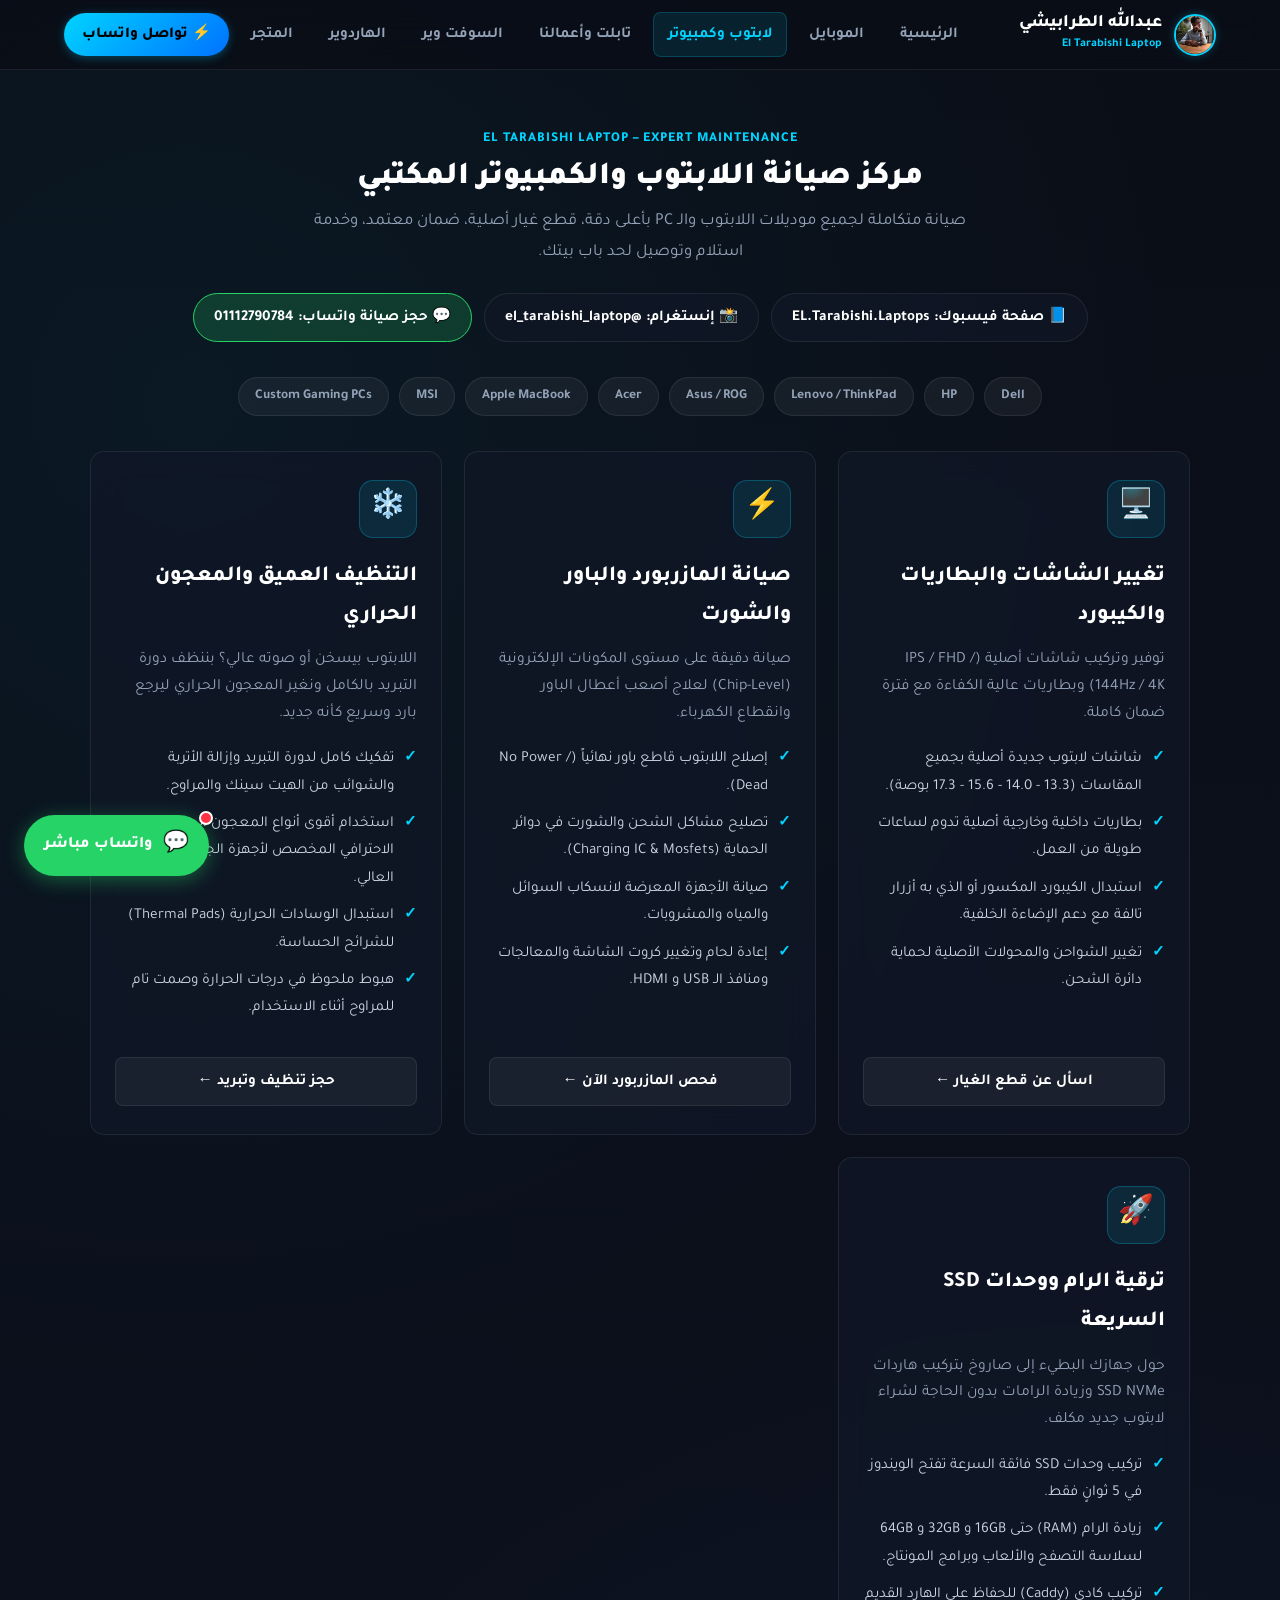
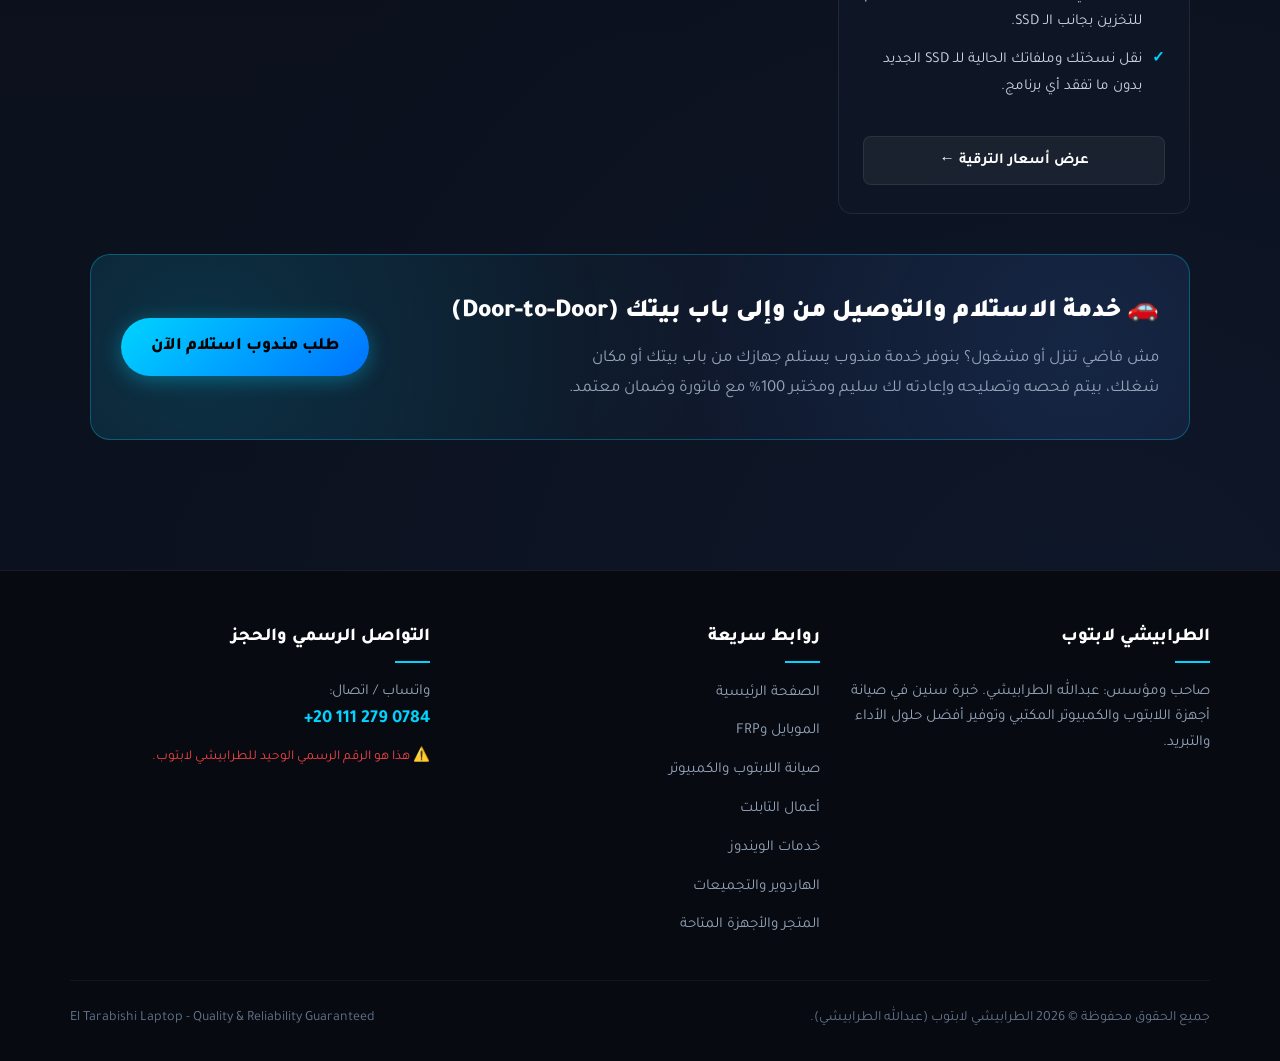
<file: laptop.html>
<!DOCTYPE html>
<html lang="ar" dir="rtl">
<head>
  <meta charset="UTF-8" />
  <meta name="viewport" content="width=device-width, initial-scale=1.0" />
  <title>صيانة اللابتوب والكمبيوتر | الطرابيشي لابتوب - El Tarabishi Laptop</title>
  <meta name="description" content="مركز الطرابيشي لابتوب لصيانة أجهزة اللابتوب والكمبيوتر المكتبي في مصر. تغيير شاشات، بطاريات، ترقية رام وSSD، تنظيف داخلي ومعجون حراري، صيانة مازربورد وخدمة استلام وتوصيل." />
  <meta name="keywords" content="صيانة لابتوب, تصليح كمبيوتر, تغيير شاشة لابتوب, معجون حراري, ترقية SSD, الطرابيشي لابتوب, El Tarabishi Laptop, صيانة مازربورد" />
  <link rel="canonical" href="https://abdallaheltarabishi.github.io/laptop.html" />

  <meta property="og:type" content="website" />
  <meta property="og:url" content="https://abdallaheltarabishi.github.io/laptop.html" />
  <meta property="og:title" content="صيانة اللابتوب والكمبيوتر | الطرابيشي لابتوب" />
  <meta property="og:description" content="صيانة شاملة بأحدث المعدات وقطع الغيار الأصلية مع الضمان وخدمة لحد البيت." />
  <meta property="og:image" content="https://abdallaheltarabishi.github.io/images/profile.webp" />

  <link rel="icon" type="image/svg+xml" href="images/favicon.svg" />
  <link rel="preconnect" href="https://fonts.googleapis.com" />
  <link rel="preconnect" href="https://fonts.gstatic.com" crossorigin />
  <link href="https://fonts.googleapis.com/css2?family=Cairo:wght@400;600;700;800;900&family=Tajawal:wght@400;500;700;900&display=swap" rel="stylesheet" />
  <link rel="stylesheet" href="style.css" />
</head>
<body>

  <!-- Navigation Bar -->
  <nav class="navbar">
    <div class="nav-container">
      <a href="index.html" class="nav-brand">
        <img src="images/profile.webp" alt="عبدالله الطرابيشي" class="brand-avatar" />
        <div class="brand-info">
          <span class="brand-name">عبدالله الطرابيشي</span>
          <span class="brand-tag">El Tarabishi Laptop</span>
        </div>
      </a>

      <button class="hamburger" aria-label="القائمة" aria-expanded="false">☰</button>

      <ul class="nav-links">
        <li><a href="index.html" class="nav-link">الرئيسية</a></li>
        <li><a href="mobile.html" class="nav-link">الموبايل</a></li>
        <li><a href="laptop.html" class="nav-link active">لابتوب وكمبيوتر</a></li>
        <li><a href="tablet.html" class="nav-link">تابلت وأعمالنا</a></li>
        <li><a href="software.html" class="nav-link">السوفت وير</a></li>
        <li><a href="hardware.html" class="nav-link">الهاردوير</a></li>
        <li><a href="store.html" class="nav-link">المتجر</a></li>
        <li><a href="https://wa.me/201112790784" target="_blank" class="nav-link nav-cta">⚡ تواصل واتساب</a></li>
      </ul>
    </div>
  </nav>

  <main class="container">
    
    <!-- Header -->
    <header class="section-header" style="margin-top: 25px;">
      <span class="section-tag">El Tarabishi Laptop – Expert Maintenance</span>
      <h1 class="section-title">مركز صيانة اللابتوب والكمبيوتر المكتبي</h1>
      <p class="section-subtitle">
        صيانة متكاملة لجميع موديلات اللابتوب والـ PC بأعلى دقة، قطع غيار أصلية، ضمان معتمد، وخدمة استلام وتوصيل لحد باب بيتك.
      </p>
    </header>

    <!-- Social links for El Tarabishi Laptop -->
    <div class="social-bar" style="margin-bottom: 35px;">
      <a href="https://www.facebook.com/EL.Tarabishi.Laptops" target="_blank" class="social-btn">
        📘 صفحة فيسبوك: EL.Tarabishi.Laptops
      </a>
      <a href="https://www.instagram.com/el_tarabishi_laptop" target="_blank" class="social-btn">
        📸 إنستغرام: @el_tarabishi_laptop
      </a>
      <a href="https://wa.me/201112790784?text=مرحباً%20عبدالله،%20عندي%20لابتوب%20محتاج%20صيانة%20نوعه:" target="_blank" class="social-btn" style="background: rgba(37, 211, 102, 0.2); border-color: #25d366;">
        💬 حجز صيانة واتساب: 01112790784
      </a>
    </div>

    <!-- Supported Brands -->
    <div class="role-tags" style="margin-bottom: 35px;">
      <span class="role-tag">Dell</span>
      <span class="role-tag">HP</span>
      <span class="role-tag">Lenovo / ThinkPad</span>
      <span class="role-tag">Asus / ROG</span>
      <span class="role-tag">Acer</span>
      <span class="role-tag">Apple MacBook</span>
      <span class="role-tag">MSI</span>
      <span class="role-tag">Custom Gaming PCs</span>
    </div>

    <!-- Maintenance Services Grid -->
    <div class="cards-grid">
      <!-- 1. Screen & Battery Replacement -->
      <div class="service-card">
        <div>
          <div class="service-icon-box">🖥️</div>
          <h2 class="service-title">تغيير الشاشات والبطاريات والكيبورد</h2>
          <p class="service-desc">
            توفير وتركيب شاشات أصلية (IPS / FHD / 144Hz / 4K) وبطاريات عالية الكفاءة مع فترة ضمان كاملة.
          </p>
          <ul class="feature-list">
            <li><span class="check-icon">✓</span> شاشات لابتوب جديدة أصلية بجميع المقاسات (13.3 - 14.0 - 15.6 - 17.3 بوصة).</li>
            <li><span class="check-icon">✓</span> بطاريات داخلية وخارجية أصلية تدوم لساعات طويلة من العمل.</li>
            <li><span class="check-icon">✓</span> استبدال الكيبورد المكسور أو الذي به أزرار تالفة مع دعم الإضاءة الخلفية.</li>
            <li><span class="check-icon">✓</span> تغيير الشواحن والمحولات الأصلية لحماية دائرة الشحن.</li>
          </ul>
        </div>
        <div class="card-action">
          <a href="https://wa.me/201112790784?text=مرحباً%20عبدالله،%20بستفسر%20عن%20سعر%20شاشة/بطارية/كيبورد%20للابتوب%20موديل:" target="_blank" class="btn-card">
            اسأل عن قطع الغيار ←
          </a>
        </div>
      </div>

      <!-- 2. Motherboard & Chip-level Repair -->
      <div class="service-card">
        <div>
          <div class="service-icon-box">⚡</div>
          <h2 class="service-title">صيانة المازربورد والباور والشورت</h2>
          <p class="service-desc">
            صيانة دقيقة على مستوى المكونات الإلكترونية (Chip-Level) لعلاج أصعب أعطال الباور وانقطاع الكهرباء.
          </p>
          <ul class="feature-list">
            <li><span class="check-icon">✓</span> إصلاح اللابتوب قاطع باور نهائياً (No Power / Dead).</li>
            <li><span class="check-icon">✓</span> تصليح مشاكل الشحن والشورت في دوائر الحماية (Charging IC & Mosfets).</li>
            <li><span class="check-icon">✓</span> صيانة الأجهزة المعرضة لانسكاب السوائل والمياه والمشروبات.</li>
            <li><span class="check-icon">✓</span> إعادة لحام وتغيير كروت الشاشة والمعالجات ومنافذ الـ USB و HDMI.</li>
          </ul>
        </div>
        <div class="card-action">
          <a href="https://wa.me/201112790784?text=مرحباً%20عبدالله،%20عندي%20لابتوب%20قاطع%20باور%20أو%20فيه%20مشكلة%20مازربورد" target="_blank" class="btn-card">
            فحص المازربورد الآن ←
          </a>
        </div>
      </div>

      <!-- 3. Thermal Cleaning & Overheating -->
      <div class="service-card">
        <div>
          <div class="service-icon-box">❄️</div>
          <h2 class="service-title">التنظيف العميق والمعجون الحراري</h2>
          <p class="service-desc">
            اللابتوب بيسخن أو صوته عالي؟ بننظف دورة التبريد بالكامل ونغير المعجون الحراري ليرجع بارد وسريع كأنه جديد.
          </p>
          <ul class="feature-list">
            <li><span class="check-icon">✓</span> تفكيك كامل لدورة التبريد وإزالة الأتربة والشوائب من الهيت سينك والمراوح.</li>
            <li><span class="check-icon">✓</span> استخدام أقوى أنواع المعجون الحراري الاحترافي المخصص لأجهزة الجيمنج والضغط العالي.</li>
            <li><span class="check-icon">✓</span> استبدال الوسادات الحرارية (Thermal Pads) للشرائح الحساسة.</li>
            <li><span class="check-icon">✓</span> هبوط ملحوظ في درجات الحرارة وصمت تام للمراوح أثناء الاستخدام.</li>
          </ul>
        </div>
        <div class="card-action">
          <a href="https://wa.me/201112790784?text=مرحباً%20عبدالله،%20عاوز%20أعمل%20صيانة%20وتنظيف%20حراري%20للابتوب" target="_blank" class="btn-card">
            حجز تنظيف وتبريد ←
          </a>
        </div>
      </div>

      <!-- 4. SSD & RAM Turbo Upgrades -->
      <div class="service-card">
        <div>
          <div class="service-icon-box">🚀</div>
          <h2 class="service-title">ترقية الرام ووحدات SSD السريعة</h2>
          <p class="service-desc">
            حول جهازك البطيء إلى صاروخ بتركيب هاردات SSD NVMe وزيادة الرامات بدون الحاجة لشراء لابتوب جديد مكلف.
          </p>
          <ul class="feature-list">
            <li><span class="check-icon">✓</span> تركيب وحدات SSD فائقة السرعة تفتح الويندوز في 5 ثوانٍ فقط.</li>
            <li><span class="check-icon">✓</span> زيادة الرام (RAM) حتى 16GB و 32GB و 64GB لسلاسة التصفح والألعاب وبرامج المونتاج.</li>
            <li><span class="check-icon">✓</span> تركيب كادي (Caddy) للحفاظ على الهارد القديم للتخزين بجانب الـ SSD.</li>
            <li><span class="check-icon">✓</span> نقل نسختك وملفاتك الحالية للـ SSD الجديد بدون ما تفقد أي برنامج.</li>
          </ul>
        </div>
        <div class="card-action">
          <a href="https://wa.me/201112790784?text=مرحباً%20عبدالله،%20محتاج%20ترقية%20SSD%20ورام%20للابتوب/كمبيوتر%20موديل:" target="_blank" class="btn-card">
            عرض أسعار الترقية ←
          </a>
        </div>
      </div>
    </div>

    <!-- Doorstep Pick up & Delivery Service -->
    <section class="remote-banner" style="margin-top: 40px;">
      <div class="remote-text">
        <h3>🚗 خدمة الاستلام والتوصيل من وإلى باب بيتك (Door-to-Door)</h3>
        <p>
          مش فاضي تنزل أو مشغول؟ بنوفر خدمة مندوب يستلم جهازك من باب بيتك أو مكان شغلك، بيتم فحصه وتصليحه وإعادته لك سليم ومختبر 100% مع فاتورة وضمان معتمد.
        </p>
      </div>
      <div>
        <a href="https://wa.me/201112790784?text=مرحباً%20عبدالله،%20محتاج%20مندوب%20يستلم%20اللابتوب/الكمبيوتر%20للصيانة" target="_blank" class="btn-primary">
          طلب مندوب استلام الآن
        </a>
      </div>
    </section>

  </main>

  <!-- Floating WhatsApp CTA -->
  <a href="https://wa.me/201112790784" target="_blank" class="floating-whatsapp" title="تواصل مباشرة عبر واتساب">
    <span class="whatsapp-ping"></span>
    <span style="font-size: 1.3rem;">💬</span>
    <span class="btn-text">واتساب مباشر</span>
  </a>

  <!-- Footer -->
  <footer class="footer">
    <div class="footer-grid">
      <div class="footer-col">
        <h4>الطرابيشي لابتوب</h4>
        <p>صاحب ومؤسس: عبدالله الطرابيشي. خبرة سنين في صيانة أجهزة اللابتوب والكمبيوتر المكتبي وتوفير أفضل حلول الأداء والتبريد.</p>
      </div>
      <div class="footer-col">
        <h4>روابط سريعة</h4>
        <ul class="footer-links">
          <li><a href="index.html">الصفحة الرئيسية</a></li>
          <li><a href="mobile.html">الموبايل وFRP</a></li>
          <li><a href="laptop.html">صيانة اللابتوب والكمبيوتر</a></li>
          <li><a href="tablet.html">أعمال التابلت</a></li>
          <li><a href="software.html">خدمات الويندوز</a></li>
          <li><a href="hardware.html">الهاردوير والتجميعات</a></li>
          <li><a href="store.html">المتجر والأجهزة المتاحة</a></li>
        </ul>
      </div>
      <div class="footer-col">
        <h4>التواصل الرسمي والحجز</h4>
        <p>واتساب / اتصال:<br /><strong style="color: var(--primary); font-size: 1.15rem; direction: ltr; display: inline-block;">+20 111 279 0784</strong></p>
        <p style="margin-top: 10px; font-size: 0.85rem; color: #ef4444;">⚠️ هذا هو الرقم الرسمي الوحيد للطرابيشي لابتوب.</p>
      </div>
    </div>
    <div class="footer-bottom">
      <div>جميع الحقوق محفوظة © 2026 الطرابيشي لابتوب (عبدالله الطرابيشي).</div>
      <div>El Tarabishi Laptop - Quality & Reliability Guaranteed</div>
    </div>
  </footer>

  <script src="main.js"></script>
</body>
</html>
</file>
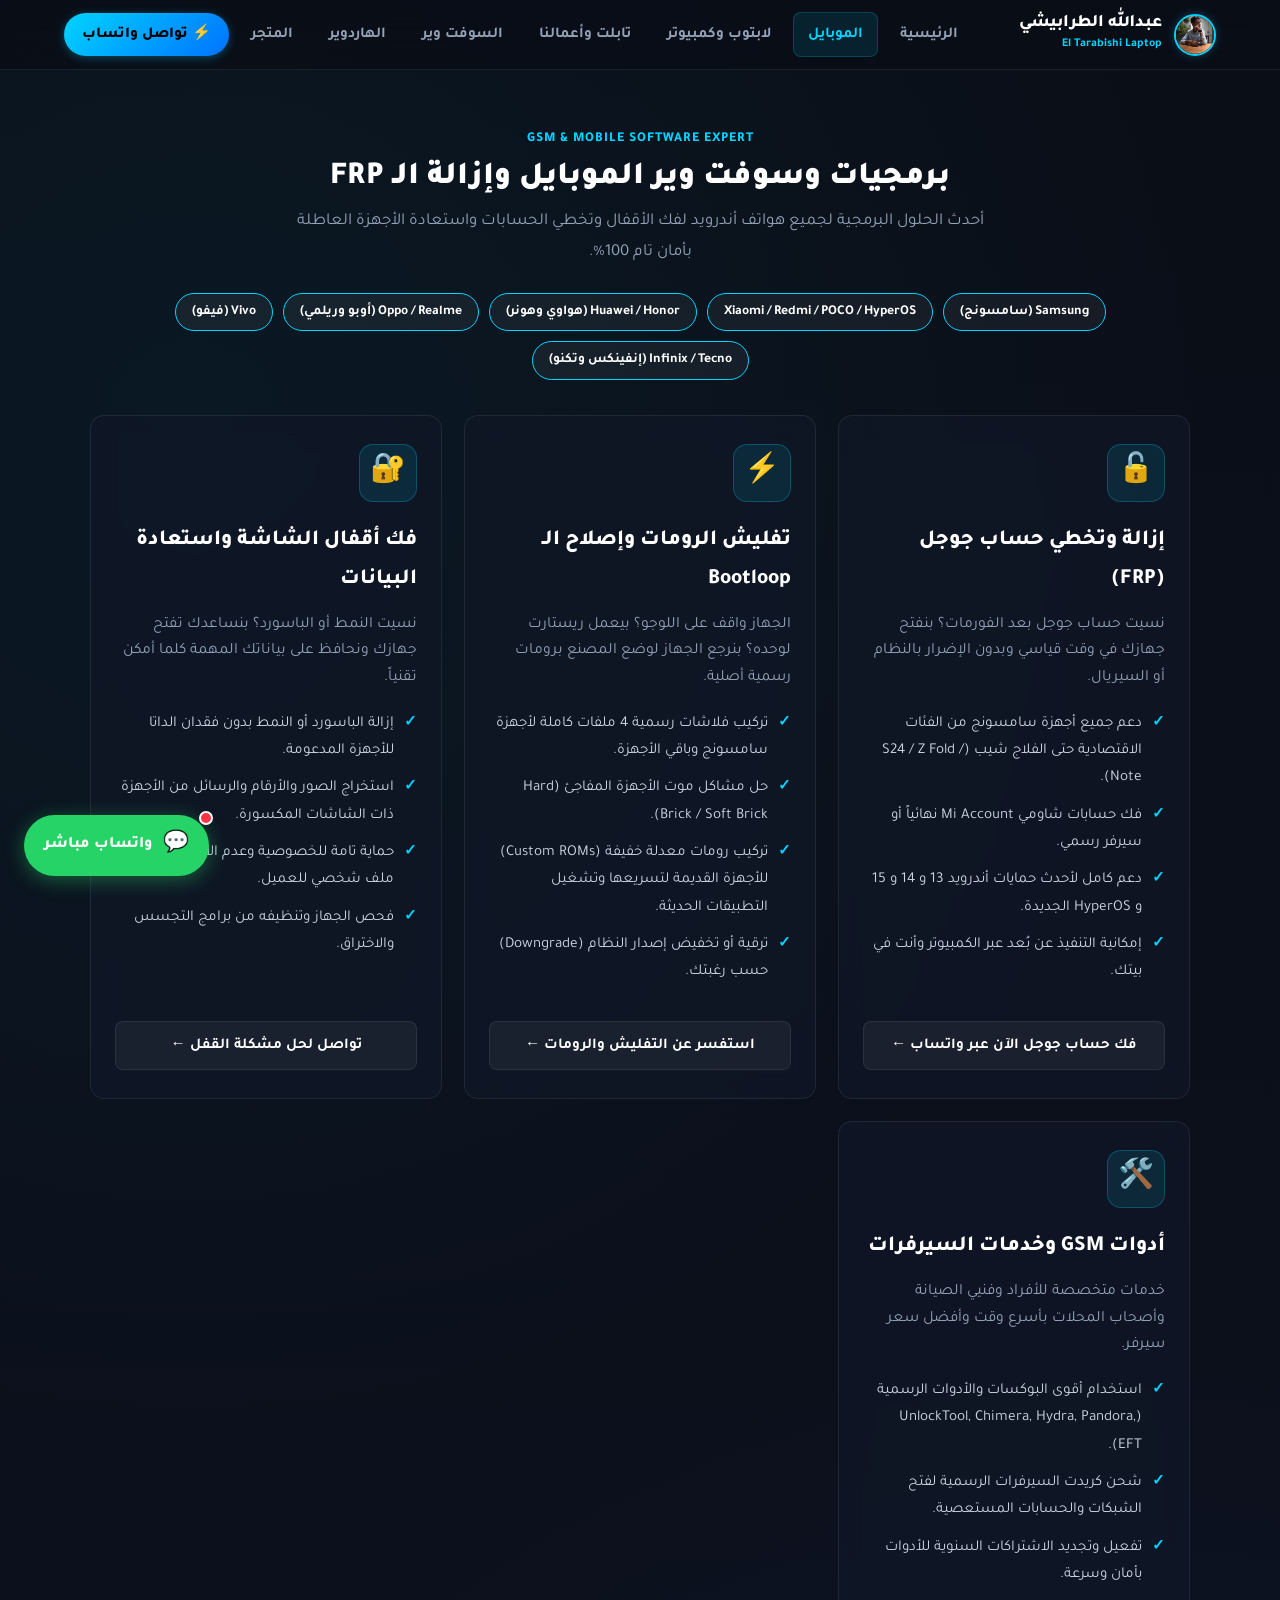
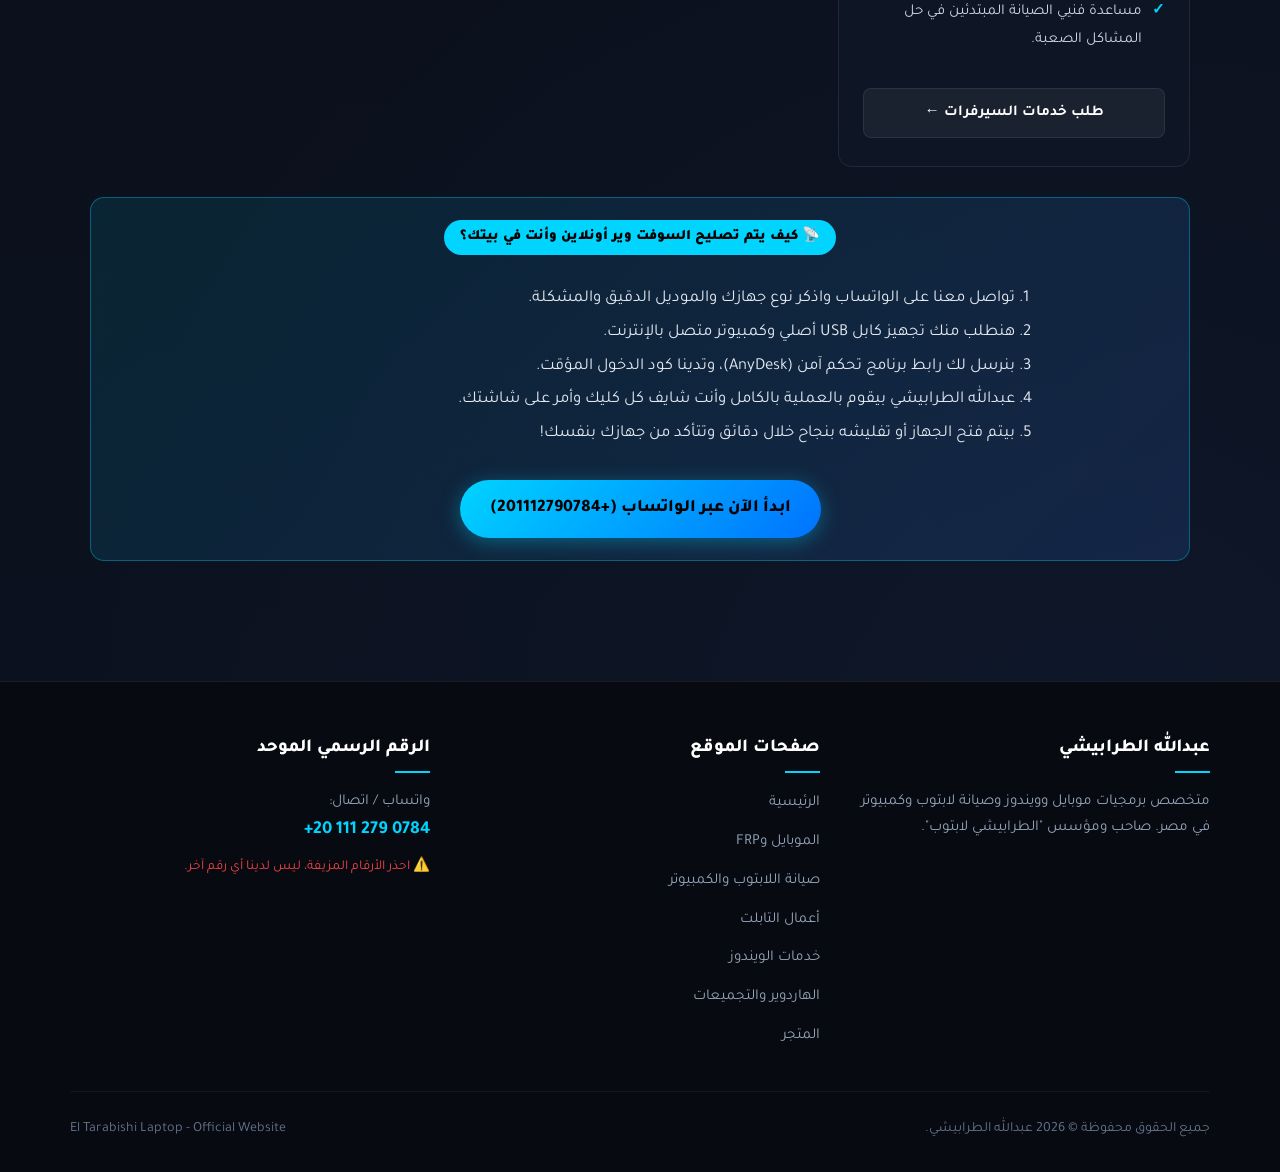
<file: mobile.html>
<!DOCTYPE html>
<html lang="ar" dir="rtl">
<head>
  <meta charset="UTF-8" />
  <meta name="viewport" content="width=device-width, initial-scale=1.0" />
  <title>خدمات سوفت وير الموبايل وFRP | عبدالله الطرابيشي</title>
  <meta name="description" content="خدمات سوفت وير الموبايل الاحترافية في مصر مع عبدالله الطرابيشي. إزالة حساب جوجل FRP لجميع الموديلات وأندرويد 15، تخطي Mi Account، تفليش رومات، فك أقفال." />
  <meta name="keywords" content="تخطي FRP, إزالة حساب جوجل سامسونج, فتح حساب شاومي, سوفت وير موبايل, رومات شاومي, تفليش هواتف, عبدالله الطرابيشي, GSM Tools" />
  <link rel="canonical" href="https://abdallaheltarabishi.github.io/mobile.html" />
  
  <meta property="og:type" content="website" />
  <meta property="og:url" content="https://abdallaheltarabishi.github.io/mobile.html" />
  <meta property="og:title" content="خدمات سوفت وير الموبايل وFRP | عبدالله الطرابيشي" />
  <meta property="og:description" content="حل أصعب مشاكل برمجيات الموبايل وإزالة حسابات جوجل لجميع الماركات العالمية حتى أحدث أنظمة أندرويد." />
  <meta property="og:image" content="https://abdallaheltarabishi.github.io/images/profile.webp" />

  <link rel="icon" type="image/svg+xml" href="images/favicon.svg" />
  <link rel="preconnect" href="https://fonts.googleapis.com" />
  <link rel="preconnect" href="https://fonts.gstatic.com" crossorigin />
  <link href="https://fonts.googleapis.com/css2?family=Cairo:wght@400;600;700;800;900&family=Tajawal:wght@400;500;700;900&display=swap" rel="stylesheet" />
  <link rel="stylesheet" href="style.css" />
</head>
<body>

  <!-- Navigation Bar -->
  <nav class="navbar">
    <div class="nav-container">
      <a href="index.html" class="nav-brand">
        <img src="images/profile.webp" alt="عبدالله الطرابيشي" class="brand-avatar" />
        <div class="brand-info">
          <span class="brand-name">عبدالله الطرابيشي</span>
          <span class="brand-tag">El Tarabishi Laptop</span>
        </div>
      </a>

      <button class="hamburger" aria-label="القائمة" aria-expanded="false">☰</button>

      <ul class="nav-links">
        <li><a href="index.html" class="nav-link">الرئيسية</a></li>
        <li><a href="mobile.html" class="nav-link active">الموبايل</a></li>
        <li><a href="laptop.html" class="nav-link">لابتوب وكمبيوتر</a></li>
        <li><a href="tablet.html" class="nav-link">تابلت وأعمالنا</a></li>
        <li><a href="software.html" class="nav-link">السوفت وير</a></li>
        <li><a href="hardware.html" class="nav-link">الهاردوير</a></li>
        <li><a href="store.html" class="nav-link">المتجر</a></li>
        <li><a href="https://wa.me/201112790784" target="_blank" class="nav-link nav-cta">⚡ تواصل واتساب</a></li>
      </ul>
    </div>
  </nav>

  <main class="container">
    
    <!-- Hero / Title -->
    <header class="section-header" style="margin-top: 25px;">
      <span class="section-tag">GSM & Mobile Software Expert</span>
      <h1 class="section-title">برمجيات وسوفت وير الموبايل وإزالة الـ FRP</h1>
      <p class="section-subtitle">
        أحدث الحلول البرمجية لجميع هواتف أندرويد لفك الأقفال وتخطي الحسابات واستعادة الأجهزة العاطلة بأمان تام 100%.
      </p>
    </header>

    <!-- Supported Brands Bar -->
    <div class="role-tags" style="margin: 20px 0 35px;">
      <span class="role-tag" style="border-color: var(--primary); color: #fff;">Samsung (سامسونج)</span>
      <span class="role-tag" style="border-color: var(--primary); color: #fff;">Xiaomi / Redmi / POCO / HyperOS</span>
      <span class="role-tag" style="border-color: var(--primary); color: #fff;">Huawei / Honor (هواوي وهونر)</span>
      <span class="role-tag" style="border-color: var(--primary); color: #fff;">Oppo / Realme (أوبو وريلمي)</span>
      <span class="role-tag" style="border-color: var(--primary); color: #fff;">Vivo (فيفو)</span>
      <span class="role-tag" style="border-color: var(--primary); color: #fff;">Infinix / Tecno (إنفينكس وتكنو)</span>
    </div>

    <!-- Main Service Details Grid -->
    <div class="cards-grid">
      <!-- 1. FRP Bypass -->
      <div class="service-card">
        <div>
          <div class="service-icon-box">🔓</div>
          <h2 class="service-title">إزالة وتخطي حساب جوجل (FRP)</h2>
          <p class="service-desc">
            نسيت حساب جوجل بعد الفورمات؟ بنفتح جهازك في وقت قياسي وبدون الإضرار بالنظام أو السيريال.
          </p>
          <ul class="feature-list">
            <li><span class="check-icon">✓</span> دعم جميع أجهزة سامسونج من الفئات الاقتصادية حتى الفلاج شيب (S24 / Z Fold / Note).</li>
            <li><span class="check-icon">✓</span> فك حسابات شاومي Mi Account نهائياً أو سيرفر رسمي.</li>
            <li><span class="check-icon">✓</span> دعم كامل لأحدث حمايات أندرويد 13 و 14 و 15 و HyperOS الجديدة.</li>
            <li><span class="check-icon">✓</span> إمكانية التنفيذ عن بُعد عبر الكمبيوتر وأنت في بيتك.</li>
          </ul>
        </div>
        <div class="card-action">
          <a href="https://wa.me/201112790784?text=مرحباً%20عبدالله،%20عندي%20موبايل%20واقف%20على%20حساب%20جوجل%20FRP%20موديل:" target="_blank" class="btn-card">
            فك حساب جوجل الآن عبر واتساب ←
          </a>
        </div>
      </div>

      <!-- 2. Flashing & ROMs -->
      <div class="service-card">
        <div>
          <div class="service-icon-box">⚡</div>
          <h2 class="service-title">تفليش الرومات وإصلاح الـ Bootloop</h2>
          <p class="service-desc">
            الجهاز واقف على اللوجو؟ بيعمل ريستارت لوحده؟ بنرجع الجهاز لوضع المصنع برومات رسمية أصلية.
          </p>
          <ul class="feature-list">
            <li><span class="check-icon">✓</span> تركيب فلاشات رسمية 4 ملفات كاملة لأجهزة سامسونج وباقي الأجهزة.</li>
            <li><span class="check-icon">✓</span> حل مشاكل موت الأجهزة المفاجئ (Hard Brick / Soft Brick).</li>
            <li><span class="check-icon">✓</span> تركيب رومات معدلة خفيفة (Custom ROMs) للأجهزة القديمة لتسريعها وتشغيل التطبيقات الحديثة.</li>
            <li><span class="check-icon">✓</span> ترقية أو تخفيض إصدار النظام (Downgrade) حسب رغبتك.</li>
          </ul>
        </div>
        <div class="card-action">
          <a href="https://wa.me/201112790784?text=مرحباً%20عبدالله،%20محتاج%20تفليش%20روم%20أو%20حل%20مشكلة%20ريستارت%20لموبايل:" target="_blank" class="btn-card">
            استفسر عن التفليش والرومات ←
          </a>
        </div>
      </div>

      <!-- 3. Screen Locks & Data Safety -->
      <div class="service-card">
        <div>
          <div class="service-icon-box">🔐</div>
          <h2 class="service-title">فك أقفال الشاشة واستعادة البيانات</h2>
          <p class="service-desc">
            نسيت النمط أو الباسورد؟ بنساعدك تفتح جهازك ونحافظ على بياناتك المهمة كلما أمكن تقنياً.
          </p>
          <ul class="feature-list">
            <li><span class="check-icon">✓</span> إزالة الباسورد أو النمط بدون فقدان الداتا للأجهزة المدعومة.</li>
            <li><span class="check-icon">✓</span> استخراج الصور والأرقام والرسائل من الأجهزة ذات الشاشات المكسورة.</li>
            <li><span class="check-icon">✓</span> حماية تامة للخصوصية وعدم الاطلاع على أي ملف شخصي للعميل.</li>
            <li><span class="check-icon">✓</span> فحص الجهاز وتنظيفه من برامج التجسس والاختراق.</li>
          </ul>
        </div>
        <div class="card-action">
          <a href="https://wa.me/201112790784?text=مرحباً%20عبدالله،%20عندي%20موبايل%20عليه%20رمز%20أو%20محتاج%20استرجاع%20بيانات" target="_blank" class="btn-card">
            تواصل لحل مشكلة القفل ←
          </a>
        </div>
      </div>

      <!-- 4. GSM Tools & Server Credits -->
      <div class="service-card">
        <div>
          <div class="service-icon-box">🛠️</div>
          <h2 class="service-title">أدوات GSM وخدمات السيرفرات</h2>
          <p class="service-desc">
            خدمات متخصصة للأفراد وفنيي الصيانة وأصحاب المحلات بأسرع وقت وأفضل سعر سيرفر.
          </p>
          <ul class="feature-list">
            <li><span class="check-icon">✓</span> استخدام أقوى البوكسات والأدوات الرسمية (UnlockTool, Chimera, Hydra, Pandora, EFT).</li>
            <li><span class="check-icon">✓</span> شحن كريدت السيرفرات الرسمية لفتح الشبكات والحسابات المستعصية.</li>
            <li><span class="check-icon">✓</span> تفعيل وتجديد الاشتراكات السنوية للأدوات بأمان وسرعة.</li>
            <li><span class="check-icon">✓</span> مساعدة فنيي الصيانة المبتدئين في حل المشاكل الصعبة.</li>
          </ul>
        </div>
        <div class="card-action">
          <a href="https://wa.me/201112790784?text=مرحباً%20عبدالله،%20محتاج%20خدمة%20سيرفر%20أو%20أداة%20GSM" target="_blank" class="btn-card">
            طلب خدمات السيرفرات ←
          </a>
        </div>
      </div>
    </div>

    <!-- Remote Work Instructions Box -->
    <section class="scam-alert-box" style="background: linear-gradient(135deg, rgba(0, 212, 255, 0.1) 0%, rgba(59, 130, 246, 0.15) 100%); border-color: rgba(0, 212, 255, 0.35); box-shadow: none;">
      <div class="alert-header" style="background: var(--primary); color: #000;">📡 كيف يتم تصليح السوفت وير أونلاين وأنت في بيتك؟</div>
      <div class="alert-body" style="text-align: right; max-width: 800px; margin: 0 auto;">
        <ol style="margin: 15px 25px; line-height: 2; color: #e2e8f0; font-size: 1.05rem;">
          <li>تواصل معنا على الواتساب واذكر نوع جهازك والموديل الدقيق والمشكلة.</li>
          <li>هنطلب منك تجهيز كابل USB أصلي وكمبيوتر متصل بالإنترنت.</li>
          <li>بنرسل لك رابط برنامج تحكم آمن (AnyDesk)، وتدينا كود الدخول المؤقت.</li>
          <li>عبدالله الطرابيشي بيقوم بالعملية بالكامل وأنت شايف كل كليك وأمر على شاشتك.</li>
          <li>بيتم فتح الجهاز أو تفليشه بنجاح خلال دقائق وتتأكد من جهازك بنفسك!</li>
        </ol>
      </div>
      <a href="https://wa.me/201112790784?text=مرحباً%20عبدالله،%20جاهز%20لتنفيذ%20سوفت%20وير%20عن%20بُعد%20على%20جهازي" target="_blank" class="btn-primary" style="margin-top: 15px;">
        ابدأ الآن عبر الواتساب (+201112790784)
      </a>
    </section>

  </main>

  <!-- Floating WhatsApp CTA -->
  <a href="https://wa.me/201112790784" target="_blank" class="floating-whatsapp" title="تواصل مباشرة عبر واتساب">
    <span class="whatsapp-ping"></span>
    <span style="font-size: 1.3rem;">💬</span>
    <span class="btn-text">واتساب مباشر</span>
  </a>

  <!-- Footer -->
  <footer class="footer">
    <div class="footer-grid">
      <div class="footer-col">
        <h4>عبدالله الطرابيشي</h4>
        <p>متخصص برمجيات موبايل وويندوز وصيانة لابتوب وكمبيوتر في مصر. صاحب ومؤسس "الطرابيشي لابتوب".</p>
      </div>
      <div class="footer-col">
        <h4>صفحات الموقع</h4>
        <ul class="footer-links">
          <li><a href="index.html">الرئيسية</a></li>
          <li><a href="mobile.html">الموبايل وFRP</a></li>
          <li><a href="laptop.html">صيانة اللابتوب والكمبيوتر</a></li>
          <li><a href="tablet.html">أعمال التابلت</a></li>
          <li><a href="software.html">خدمات الويندوز</a></li>
          <li><a href="hardware.html">الهاردوير والتجميعات</a></li>
          <li><a href="store.html">المتجر</a></li>
        </ul>
      </div>
      <div class="footer-col">
        <h4>الرقم الرسمي الموحد</h4>
        <p>واتساب / اتصال:<br /><strong style="color: var(--primary); font-size: 1.15rem; direction: ltr; display: inline-block;">+20 111 279 0784</strong></p>
        <p style="margin-top: 10px; font-size: 0.85rem; color: #ef4444;">⚠️ احذر الأرقام المزيفة، ليس لدينا أي رقم آخر.</p>
      </div>
    </div>
    <div class="footer-bottom">
      <div>جميع الحقوق محفوظة © 2026 عبدالله الطرابيشي.</div>
      <div>El Tarabishi Laptop - Official Website</div>
    </div>
  </footer>

  <script src="main.js"></script>
</body>
</html>
</file>
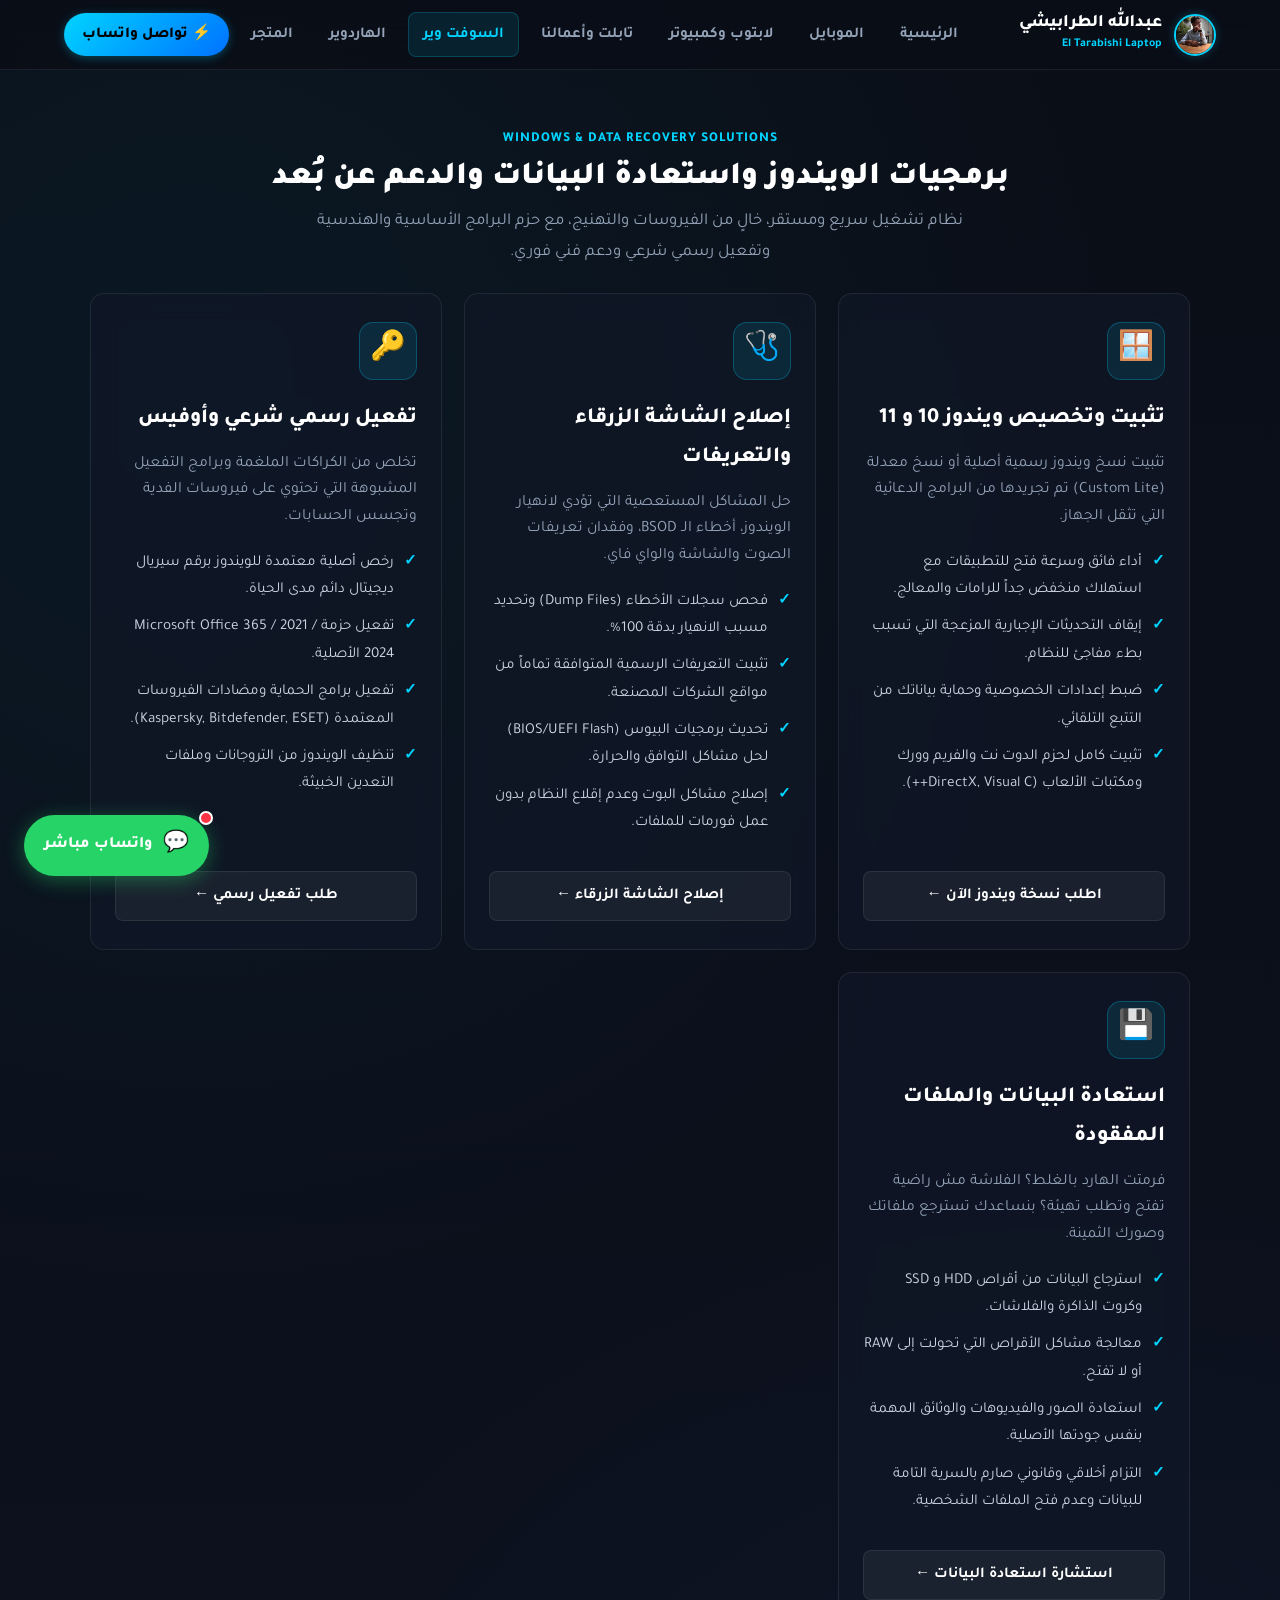
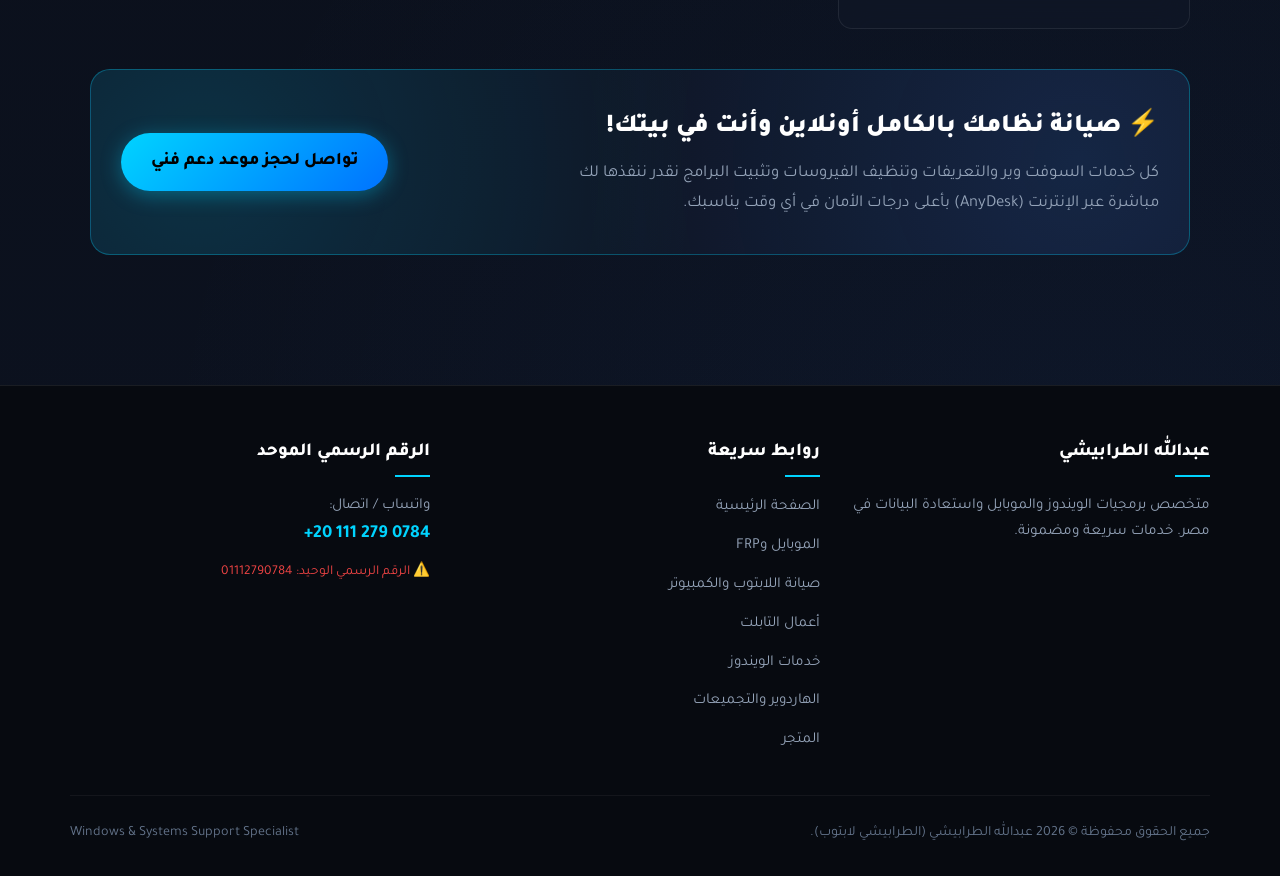
<file: software.html>
<!DOCTYPE html>
<html lang="ar" dir="rtl">
<head>
  <meta charset="UTF-8" />
  <meta name="viewport" content="width=device-width, initial-scale=1.0" />
  <title>خدمات الويندوز والبرمجيات واستعادة البيانات | عبدالله الطرابيشي</title>
  <meta name="description" content="خدمات برمجيات الويندوز والكمبيوتر الاحترافية في مصر مع عبدالله الطرابيشي. تثبيت ويندوز 10 و11 معدل وخفيف، تفعيل رسمي، حل الشاشة الزرقاء، تثبيت برامج هندسية، ودعم عن بعد." />
  <meta name="keywords" content="تنزيل ويندوز, ويندوز 11 مخفف, حل الشاشة الزرقاء, تعريفات لابتوب, تفعيل ويندوز اصلي, برامج ادوبي, استرجاع ملفات محذوفة, صيانة كمبيوتر عن بعد" />
  <link rel="canonical" href="https://abdallaheltarabishi.github.io/software.html" />

  <meta property="og:type" content="website" />
  <meta property="og:url" content="https://abdallaheltarabishi.github.io/software.html" />
  <meta property="og:title" content="خدمات الويندوز والبرمجيات | عبدالله الطرابيشي" />
  <meta property="og:description" content="تثبيت أنظمة ويندوز مستقرة وخفيفة، حل مشاكل الدرايفرات والبوت، ودعم فني مباشر عن بُعد." />
  <meta property="og:image" content="https://abdallaheltarabishi.github.io/images/profile.webp" />

  <link rel="icon" type="image/svg+xml" href="images/favicon.svg" />
  <link rel="preconnect" href="https://fonts.googleapis.com" />
  <link rel="preconnect" href="https://fonts.gstatic.com" crossorigin />
  <link href="https://fonts.googleapis.com/css2?family=Cairo:wght@400;600;700;800;900&family=Tajawal:wght@400;500;700;900&display=swap" rel="stylesheet" />
  <link rel="stylesheet" href="style.css" />
</head>
<body>

  <!-- Navigation Bar -->
  <nav class="navbar">
    <div class="nav-container">
      <a href="index.html" class="nav-brand">
        <img src="images/profile.webp" alt="عبدالله الطرابيشي" class="brand-avatar" />
        <div class="brand-info">
          <span class="brand-name">عبدالله الطرابيشي</span>
          <span class="brand-tag">El Tarabishi Laptop</span>
        </div>
      </a>

      <button class="hamburger" aria-label="القائمة" aria-expanded="false">☰</button>

      <ul class="nav-links">
        <li><a href="index.html" class="nav-link">الرئيسية</a></li>
        <li><a href="mobile.html" class="nav-link">الموبايل</a></li>
        <li><a href="laptop.html" class="nav-link">لابتوب وكمبيوتر</a></li>
        <li><a href="tablet.html" class="nav-link">تابلت وأعمالنا</a></li>
        <li><a href="software.html" class="nav-link active">السوفت وير</a></li>
        <li><a href="hardware.html" class="nav-link">الهاردوير</a></li>
        <li><a href="store.html" class="nav-link">المتجر</a></li>
        <li><a href="https://wa.me/201112790784" target="_blank" class="nav-link nav-cta">⚡ تواصل واتساب</a></li>
      </ul>
    </div>
  </nav>

  <main class="container">
    
    <!-- Header -->
    <header class="section-header" style="margin-top: 25px;">
      <span class="section-tag">Windows & Data Recovery Solutions</span>
      <h1 class="section-title">برمجيات الويندوز واستعادة البيانات والدعم عن بُعد</h1>
      <p class="section-subtitle">
        نظام تشغيل سريع ومستقر، خالٍ من الفيروسات والتهنيج، مع حزم البرامج الأساسية والهندسية وتفعيل رسمي شرعي ودعم فني فوري.
      </p>
    </header>

    <!-- Services Grid -->
    <div class="cards-grid">
      <!-- 1. Windows Installs -->
      <div class="service-card">
        <div>
          <div class="service-icon-box">🪟</div>
          <h2 class="service-title">تثبيت وتخصيص ويندوز 10 و 11</h2>
          <p class="service-desc">
            تثبيت نسخ ويندوز رسمية أصلية أو نسخ معدلة (Custom Lite) تم تجريدها من البرامج الدعائية التي تثقل الجهاز.
          </p>
          <ul class="feature-list">
            <li><span class="check-icon">✓</span> أداء فائق وسرعة فتح للتطبيقات مع استهلاك منخفض جداً للرامات والمعالج.</li>
            <li><span class="check-icon">✓</span> إيقاف التحديثات الإجبارية المزعجة التي تسبب بطء مفاجئ للنظام.</li>
            <li><span class="check-icon">✓</span> ضبط إعدادات الخصوصية وحماية بياناتك من التتبع التلقائي.</li>
            <li><span class="check-icon">✓</span> تثبيت كامل لحزم الدوت نت والفريم وورك ومكتبات الألعاب (DirectX, Visual C++).</li>
          </ul>
        </div>
        <div class="card-action">
          <a href="https://wa.me/201112790784?text=مرحباً%20عبدالله،%20محتاج%20تنزيل%20نسخة%20ويندوز%20مستقرة%20وسريعة" target="_blank" class="btn-card">
            اطلب نسخة ويندوز الآن ←
          </a>
        </div>
      </div>

      <!-- 2. BSOD & Driver Fixes -->
      <div class="service-card">
        <div>
          <div class="service-icon-box">🩺</div>
          <h2 class="service-title">إصلاح الشاشة الزرقاء والتعريفات</h2>
          <p class="service-desc">
            حل المشاكل المستعصية التي تؤدي لانهيار الويندوز، أخطاء الـ BSOD، وفقدان تعريفات الصوت والشاشة والواي فاي.
          </p>
          <ul class="feature-list">
            <li><span class="check-icon">✓</span> فحص سجلات الأخطاء (Dump Files) وتحديد مسبب الانهيار بدقة 100%.</li>
            <li><span class="check-icon">✓</span> تثبيت التعريفات الرسمية المتوافقة تماماً من مواقع الشركات المصنعة.</li>
            <li><span class="check-icon">✓</span> تحديث برمجيات البيوس (BIOS/UEFI Flash) لحل مشاكل التوافق والحرارة.</li>
            <li><span class="check-icon">✓</span> إصلاح مشاكل البوت وعدم إقلاع النظام بدون عمل فورمات للملفات.</li>
          </ul>
        </div>
        <div class="card-action">
          <a href="https://wa.me/201112790784?text=مرحباً%20عبدالله،%20عندي%20مشكلة%20شاشة%20زرقاء%20أو%20تعريفات%20بالكمبيوتر" target="_blank" class="btn-card">
            إصلاح الشاشة الزرقاء ←
          </a>
        </div>
      </div>

      <!-- 3. Activation & Licenses -->
      <div class="service-card">
        <div>
          <div class="service-icon-box">🔑</div>
          <h2 class="service-title">تفعيل رسمي شرعي وأوفيس</h2>
          <p class="service-desc">
            تخلص من الكراكات الملغمة وبرامج التفعيل المشبوهة التي تحتوي على فيروسات الفدية وتجسس الحسابات.
          </p>
          <ul class="feature-list">
            <li><span class="check-icon">✓</span> رخص أصلية معتمدة للويندوز برقم سيريال ديجيتال دائم مدى الحياة.</li>
            <li><span class="check-icon">✓</span> تفعيل حزمة Microsoft Office 365 / 2021 / 2024 الأصلية.</li>
            <li><span class="check-icon">✓</span> تفعيل برامج الحماية ومضادات الفيروسات المعتمدة (Kaspersky, Bitdefender, ESET).</li>
            <li><span class="check-icon">✓</span> تنظيف الويندوز من التروجانات وملفات التعدين الخبيثة.</li>
          </ul>
        </div>
        <div class="card-action">
          <a href="https://wa.me/201112790784?text=مرحباً%20عبدالله،%20محتاج%20سيريال/تفعيل%20رسمي%20للويندوز%20أو%20الأوفيس" target="_blank" class="btn-card">
            طلب تفعيل رسمي ←
          </a>
        </div>
      </div>

      <!-- 4. Data Recovery & Security -->
      <div class="service-card">
        <div>
          <div class="service-icon-box">💾</div>
          <h2 class="service-title">استعادة البيانات والملفات المفقودة</h2>
          <p class="service-desc">
            فرمتت الهارد بالغلط؟ الفلاشة مش راضية تفتح وتطلب تهيئة؟ بنساعدك تسترجع ملفاتك وصورك الثمينة.
          </p>
          <ul class="feature-list">
            <li><span class="check-icon">✓</span> استرجاع البيانات من أقراص HDD و SSD وكروت الذاكرة والفلاشات.</li>
            <li><span class="check-icon">✓</span> معالجة مشاكل الأقراص التي تحولت إلى RAW أو لا تفتح.</li>
            <li><span class="check-icon">✓</span> استعادة الصور والفيديوهات والوثائق المهمة بنفس جودتها الأصلية.</li>
            <li><span class="check-icon">✓</span> التزام أخلاقي وقانوني صارم بالسرية التامة للبيانات وعدم فتح الملفات الشخصية.</li>
          </ul>
        </div>
        <div class="card-action">
          <a href="https://wa.me/201112790784?text=مرحباً%20عبدالله،%20عندي%20ملفات%20محذوفة%20أو%20هارد%20محتاج%20استرجاع%20بيانات" target="_blank" class="btn-card">
            استشارة استعادة البيانات ←
          </a>
        </div>
      </div>
    </div>

    <!-- Remote Assistance Highlight -->
    <section class="remote-banner" style="margin-top: 40px;">
      <div class="remote-text">
        <h3>⚡ صيانة نظامك بالكامل أونلاين وأنت في بيتك!</h3>
        <p>
          كل خدمات السوفت وير والتعريفات وتنظيف الفيروسات وتثبيت البرامج نقدر ننفذها لك مباشرة عبر الإنترنت (AnyDesk) بأعلى درجات الأمان في أي وقت يناسبك.
        </p>
      </div>
      <div>
        <a href="https://wa.me/201112790784?text=مرحباً%20عبدالله،%20عاوز%20دعم%20سوفت%20وير%20عن%20بُعد%20على%20جهازي" target="_blank" class="btn-primary">
          تواصل لحجز موعد دعم فني
        </a>
      </div>
    </section>

  </main>

  <!-- Floating WhatsApp CTA -->
  <a href="https://wa.me/201112790784" target="_blank" class="floating-whatsapp" title="تواصل مباشرة عبر واتساب">
    <span class="whatsapp-ping"></span>
    <span style="font-size: 1.3rem;">💬</span>
    <span class="btn-text">واتساب مباشر</span>
  </a>

  <!-- Footer -->
  <footer class="footer">
    <div class="footer-grid">
      <div class="footer-col">
        <h4>عبدالله الطرابيشي</h4>
        <p>متخصص برمجيات الويندوز والموبايل واستعادة البيانات في مصر. خدمات سريعة ومضمونة.</p>
      </div>
      <div class="footer-col">
        <h4>روابط سريعة</h4>
        <ul class="footer-links">
          <li><a href="index.html">الصفحة الرئيسية</a></li>
          <li><a href="mobile.html">الموبايل وFRP</a></li>
          <li><a href="laptop.html">صيانة اللابتوب والكمبيوتر</a></li>
          <li><a href="tablet.html">أعمال التابلت</a></li>
          <li><a href="software.html">خدمات الويندوز</a></li>
          <li><a href="hardware.html">الهاردوير والتجميعات</a></li>
          <li><a href="store.html">المتجر</a></li>
        </ul>
      </div>
      <div class="footer-col">
        <h4>الرقم الرسمي الموحد</h4>
        <p>واتساب / اتصال:<br /><strong style="color: var(--primary); font-size: 1.15rem; direction: ltr; display: inline-block;">+20 111 279 0784</strong></p>
        <p style="margin-top: 10px; font-size: 0.85rem; color: #ef4444;">⚠️ الرقم الرسمي الوحيد: 01112790784</p>
      </div>
    </div>
    <div class="footer-bottom">
      <div>جميع الحقوق محفوظة © 2026 عبدالله الطرابيشي (الطرابيشي لابتوب).</div>
      <div>Windows & Systems Support Specialist</div>
    </div>
  </footer>

  <script src="main.js"></script>
</body>
</html>
</file>
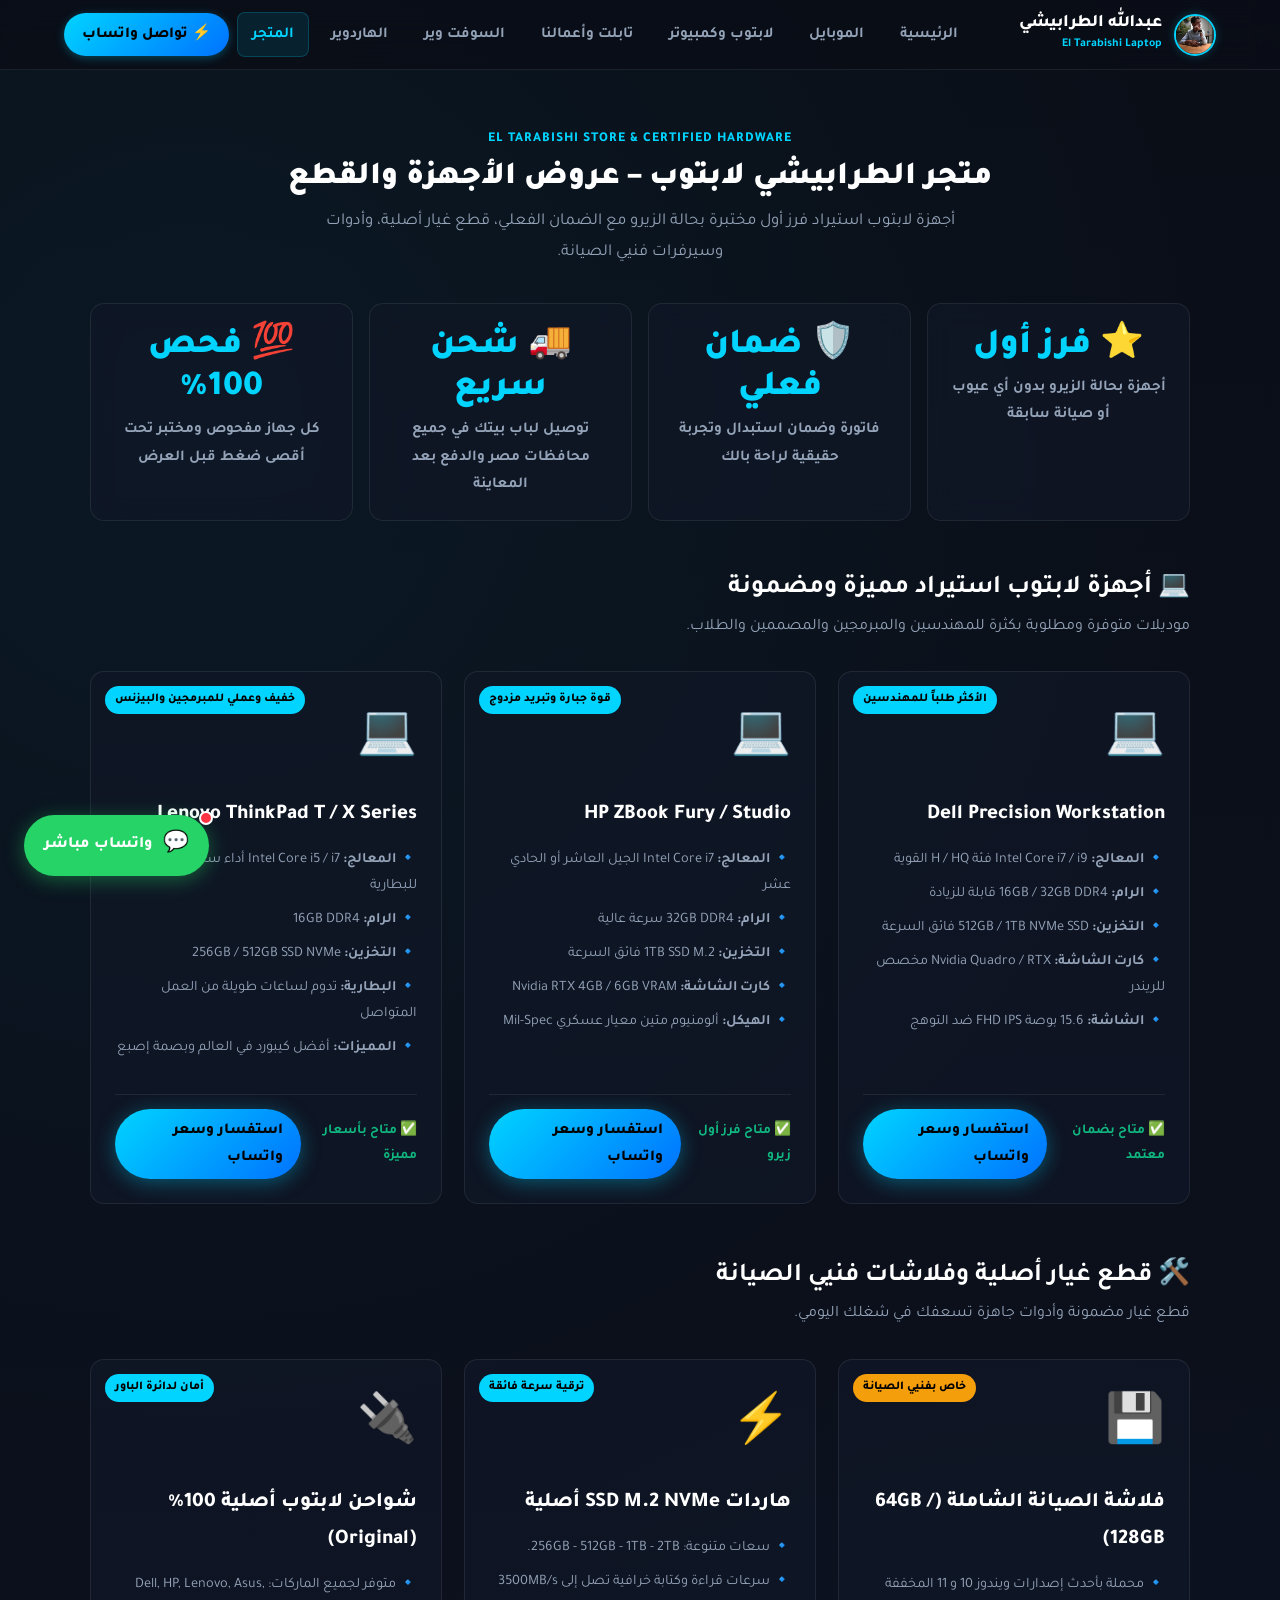
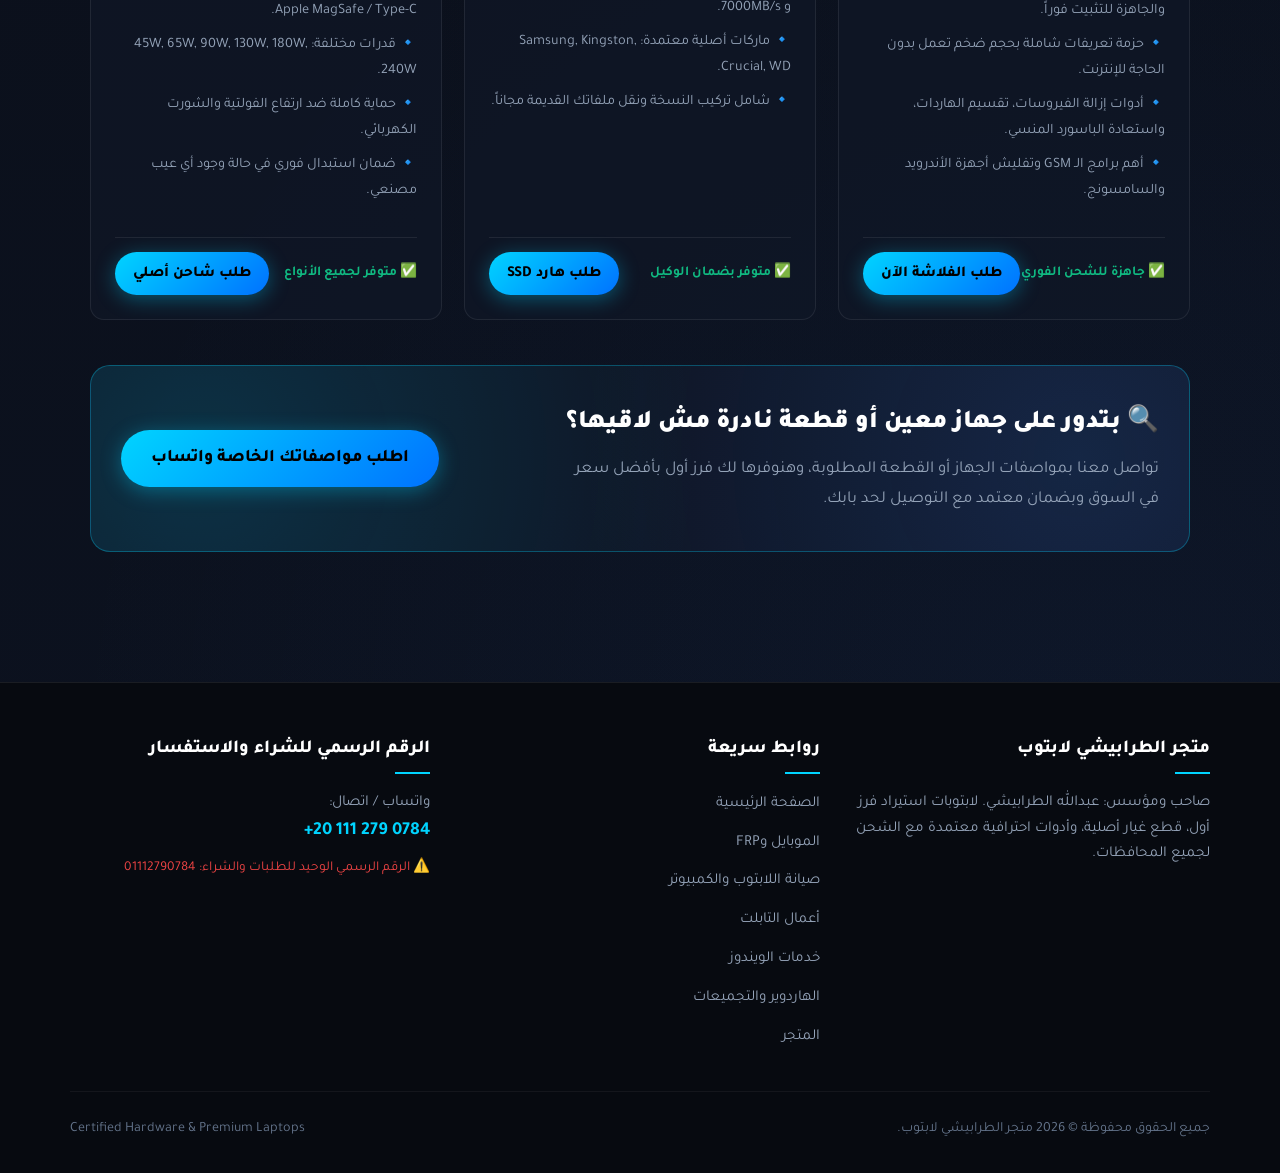
<file: store.html>
<!DOCTYPE html>
<html lang="ar" dir="rtl">
<head>
  <meta charset="UTF-8" />
  <meta name="viewport" content="width=device-width, initial-scale=1.0" />
  <title>متجر الطرابيشي لابتوب | أجهزة استيراد، قطع غيار وأدوات صيانة</title>
  <meta name="description" content="متجر الطرابيشي لابتوب في مصر. شراء لابتوبات استيراد فرز أول بحالة الزيرو بالضمان، قطع غيار أصلية، هاردات SSD، رامات، فلاشات سوفت وير جاهزة لفنيي الصيانة مع الشحن لجميع المحافظات." />
  <meta name="keywords" content="لابتوب استيراد, لابتوب مستعمل فرز اول, شراء لابتوب ديل, اتش بي زد بوك, شواحن لابتوب اصلية, هارد SSD, فلاشة صيانة, الطرابيشي ستور" />
  <link rel="canonical" href="https://abdallaheltarabishi.github.io/store.html" />

  <meta property="og:type" content="website" />
  <meta property="og:url" content="https://abdallaheltarabishi.github.io/store.html" />
  <meta property="og:title" content="متجر الطرابيشي لابتوب | أجهزة استيراد وأدوات صيانة" />
  <meta property="og:description" content="أجهزة استيراد فرز أول بالضمان وشحن لجميع محافظات مصر مع إمكانية المعاينة قبل الاستلام." />
  <meta property="og:image" content="https://abdallaheltarabishi.github.io/images/profile.webp" />

  <link rel="icon" type="image/svg+xml" href="images/favicon.svg" />
  <link rel="preconnect" href="https://fonts.googleapis.com" />
  <link rel="preconnect" href="https://fonts.gstatic.com" crossorigin />
  <link href="https://fonts.googleapis.com/css2?family=Cairo:wght@400;600;700;800;900&family=Tajawal:wght@400;500;700;900&display=swap" rel="stylesheet" />
  <link rel="stylesheet" href="style.css" />
</head>
<body>

  <!-- Navigation Bar -->
  <nav class="navbar">
    <div class="nav-container">
      <a href="index.html" class="nav-brand">
        <img src="images/profile.webp" alt="عبدالله الطرابيشي" class="brand-avatar" />
        <div class="brand-info">
          <span class="brand-name">عبدالله الطرابيشي</span>
          <span class="brand-tag">El Tarabishi Laptop</span>
        </div>
      </a>

      <button class="hamburger" aria-label="القائمة" aria-expanded="false">☰</button>

      <ul class="nav-links">
        <li><a href="index.html" class="nav-link">الرئيسية</a></li>
        <li><a href="mobile.html" class="nav-link">الموبايل</a></li>
        <li><a href="laptop.html" class="nav-link">لابتوب وكمبيوتر</a></li>
        <li><a href="tablet.html" class="nav-link">تابلت وأعمالنا</a></li>
        <li><a href="software.html" class="nav-link">السوفت وير</a></li>
        <li><a href="hardware.html" class="nav-link">الهاردوير</a></li>
        <li><a href="store.html" class="nav-link active">المتجر</a></li>
        <li><a href="https://wa.me/201112790784" target="_blank" class="nav-link nav-cta">⚡ تواصل واتساب</a></li>
      </ul>
    </div>
  </nav>

  <main class="container">
    
    <!-- Header -->
    <header class="section-header" style="margin-top: 25px;">
      <span class="section-tag">El Tarabishi Store & Certified Hardware</span>
      <h1 class="section-title">متجر الطرابيشي لابتوب – عروض الأجهزة والقطع</h1>
      <p class="section-subtitle">
        أجهزة لابتوب استيراد فرز أول مختبرة بحالة الزيرو مع الضمان الفعلي، قطع غيار أصلية، وأدوات وسيرفرات فنيي الصيانة.
      </p>
    </header>

    <!-- Store Guarantees Bar -->
    <div class="stats-grid">
      <div class="stat-card">
        <div class="stat-number">⭐ فرز أول</div>
        <div class="stat-label">أجهزة بحالة الزيرو بدون أي عيوب أو صيانة سابقة</div>
      </div>
      <div class="stat-card">
        <div class="stat-number">🛡️ ضمان فعلي</div>
        <div class="stat-label">فاتورة وضمان استبدال وتجربة حقيقية لراحة بالك</div>
      </div>
      <div class="stat-card">
        <div class="stat-number">🚚 شحن سريع</div>
        <div class="stat-label">توصيل لباب بيتك في جميع محافظات مصر والدفع بعد المعاينة</div>
      </div>
      <div class="stat-card">
        <div class="stat-number">💯 فحص 100%</div>
        <div class="stat-label">كل جهاز مفحوص ومختبر تحت أقصى ضغط قبل العرض</div>
      </div>
    </div>

    <!-- Product Category 1: Laptops -->
    <section style="margin-top: 40px;">
      <div class="section-header" style="margin-bottom: 20px; text-align: right;">
        <h2 style="font-size: 1.6rem; color: #fff;">💻 أجهزة لابتوب استيراد مميزة ومضمونة</h2>
        <p style="color: var(--text-muted);">موديلات متوفرة ومطلوبة بكثرة للمهندسين والمبرمجين والمصممين والطلاب.</p>
      </div>

      <div class="product-grid">
        <!-- Item 1: Dell Precision Workstation -->
        <div class="product-card">
          <span class="product-badge">الأكثر طلباً للمهندسين</span>
          <div>
            <div class="product-icon">💻</div>
            <h3 class="product-title">Dell Precision Workstation</h3>
            <ul class="product-specs">
              <li>🔹 <strong>المعالج:</strong> Intel Core i7 / i9 فئة H / HQ القوية</li>
              <li>🔹 <strong>الرام:</strong> 16GB / 32GB DDR4 قابلة للزيادة</li>
              <li>🔹 <strong>التخزين:</strong> 512GB / 1TB NVMe SSD فائق السرعة</li>
              <li>🔹 <strong>كارت الشاشة:</strong> Nvidia Quadro / RTX مخصص للريندر</li>
              <li>🔹 <strong>الشاشة:</strong> 15.6 بوصة FHD IPS ضد التوهج</li>
            </ul>
          </div>
          <div class="product-price-row">
            <span class="product-status">✅ متاح بضمان معتمد</span>
            <a href="https://wa.me/201112790784?text=مرحباً%20عبدالله،%20بستفسر%20عن%20سعر%20ومواصفات%20Dell%20Precision" target="_blank" class="btn-primary" style="padding: 8px 18px; font-size: 0.95rem;">
              استفسار وسعر واتساب
            </a>
          </div>
        </div>

        <!-- Item 2: HP ZBook Studio / Fury -->
        <div class="product-card">
          <span class="product-badge">قوة جبارة وتبريد مزدوج</span>
          <div>
            <div class="product-icon">💻</div>
            <h3 class="product-title">HP ZBook Fury / Studio</h3>
            <ul class="product-specs">
              <li>🔹 <strong>المعالج:</strong> Intel Core i7 الجيل العاشر أو الحادي عشر</li>
              <li>🔹 <strong>الرام:</strong> 32GB DDR4 سرعة عالية</li>
              <li>🔹 <strong>التخزين:</strong> 1TB SSD M.2 فائق السرعة</li>
              <li>🔹 <strong>كارت الشاشة:</strong> Nvidia RTX 4GB / 6GB VRAM</li>
              <li>🔹 <strong>الهيكل:</strong> ألومنيوم متين معيار عسكري Mil-Spec</li>
            </ul>
          </div>
          <div class="product-price-row">
            <span class="product-status">✅ متاح فرز أول زيرو</span>
            <a href="https://wa.me/201112790784?text=مرحباً%20عبدالله،%20بستفسر%20عن%20سعر%20ومواصفات%20HP%20ZBook" target="_blank" class="btn-primary" style="padding: 8px 18px; font-size: 0.95rem;">
              استفسار وسعر واتساب
            </a>
          </div>
        </div>

        <!-- Item 3: Lenovo ThinkPad Ultrabook -->
        <div class="product-card">
          <span class="product-badge">خفيف وعملي للمبرمجين والبيزنس</span>
          <div>
            <div class="product-icon">💻</div>
            <h3 class="product-title">Lenovo ThinkPad T / X Series</h3>
            <ul class="product-specs">
              <li>🔹 <strong>المعالج:</strong> Intel Core i5 / i7 أداء سلس واقتصادي للبطارية</li>
              <li>🔹 <strong>الرام:</strong> 16GB DDR4</li>
              <li>🔹 <strong>التخزين:</strong> 256GB / 512GB SSD NVMe</li>
              <li>🔹 <strong>البطارية:</strong> تدوم لساعات طويلة من العمل المتواصل</li>
              <li>🔹 <strong>المميزات:</strong> أفضل كيبورد في العالم وبصمة إصبع</li>
            </ul>
          </div>
          <div class="product-price-row">
            <span class="product-status">✅ متاح بأسعار مميزة</span>
            <a href="https://wa.me/201112790784?text=مرحباً%20عبدالله،%20بستفسر%20عن%20سعر%20ومواصفات%20Lenovo%20ThinkPad" target="_blank" class="btn-primary" style="padding: 8px 18px; font-size: 0.95rem;">
              استفسار وسعر واتساب
            </a>
          </div>
        </div>
      </div>
    </section>

    <!-- Product Category 2: Parts & Technician Tools -->
    <section style="margin-top: 50px;">
      <div class="section-header" style="margin-bottom: 20px; text-align: right;">
        <h2 style="font-size: 1.6rem; color: #fff;">🛠️ قطع غيار أصلية وفلاشات فنيي الصيانة</h2>
        <p style="color: var(--text-muted);">قطع غيار مضمونة وأدوات جاهزة تسعفك في شغلك اليومي.</p>
      </div>

      <div class="product-grid">
        <!-- Item 4: Flash Drives for Techs -->
        <div class="product-card">
          <span class="product-badge" style="background: var(--accent-gold); color: #000;">خاص بفنيي الصيانة</span>
          <div>
            <div class="product-icon">💾</div>
            <h3 class="product-title">فلاشة الصيانة الشاملة (64GB / 128GB)</h3>
            <ul class="product-specs">
              <li>🔹 محملة بأحدث إصدارات ويندوز 10 و 11 المخففة والجاهزة للتثبيت فوراً.</li>
              <li>🔹 حزمة تعريفات شاملة بحجم ضخم تعمل بدون الحاجة للإنترنت.</li>
              <li>🔹 أدوات إزالة الفيروسات، تقسيم الهاردات، واستعادة الباسورد المنسي.</li>
              <li>🔹 أهم برامج الـ GSM وتفليش أجهزة الأندرويد والسامسونج.</li>
            </ul>
          </div>
          <div class="product-price-row">
            <span class="product-status">✅ جاهزة للشحن الفوري</span>
            <a href="https://wa.me/201112790784?text=مرحباً%20عبدالله،%20محتاج%20أطلب%20فلاشة%20الصيانة%20الشاملة" target="_blank" class="btn-primary" style="padding: 8px 18px; font-size: 0.95rem;">
              طلب الفلاشة الآن
            </a>
          </div>
        </div>

        <!-- Item 5: High Speed NVMe SSDs -->
        <div class="product-card">
          <span class="product-badge">ترقية سرعة فائقة</span>
          <div>
            <div class="product-icon">⚡</div>
            <h3 class="product-title">هاردات SSD M.2 NVMe أصلية</h3>
            <ul class="product-specs">
              <li>🔹 سعات متنوعة: 256GB - 512GB - 1TB - 2TB.</li>
              <li>🔹 سرعات قراءة وكتابة خرافية تصل إلى 3500MB/s و 7000MB/s.</li>
              <li>🔹 ماركات أصلية معتمدة: Samsung, Kingston, Crucial, WD.</li>
              <li>🔹 شامل تركيب النسخة ونقل ملفاتك القديمة مجاناً.</li>
            </ul>
          </div>
          <div class="product-price-row">
            <span class="product-status">✅ متوفر بضمان الوكيل</span>
            <a href="https://wa.me/201112790784?text=مرحباً%20عبدالله،%20عاوز%20أشتري%20هارد%20SSD%20سعة:" target="_blank" class="btn-primary" style="padding: 8px 18px; font-size: 0.95rem;">
              طلب هارد SSD
            </a>
          </div>
        </div>

        <!-- Item 6: Original Laptop Chargers -->
        <div class="product-card">
          <span class="product-badge">أمان لدائرة الباور</span>
          <div>
            <div class="product-icon">🔌</div>
            <h3 class="product-title">شواحن لابتوب أصلية 100% (Original)</h3>
            <ul class="product-specs">
              <li>🔹 متوفر لجميع الماركات: Dell, HP, Lenovo, Asus, Apple MagSafe / Type-C.</li>
              <li>🔹 قدرات مختلفة: 45W, 65W, 90W, 130W, 180W, 240W.</li>
              <li>🔹 حماية كاملة ضد ارتفاع الفولتية والشورت الكهربائي.</li>
              <li>🔹 ضمان استبدال فوري في حالة وجود أي عيب مصنعي.</li>
            </ul>
          </div>
          <div class="product-price-row">
            <span class="product-status">✅ متوفر لجميع الأنواع</span>
            <a href="https://wa.me/201112790784?text=مرحباً%20عبدالله،%20محتاج%20شاحن%20أصلي%20للابتوب%20موديل:" target="_blank" class="btn-primary" style="padding: 8px 18px; font-size: 0.95rem;">
              طلب شاحن أصلي
            </a>
          </div>
        </div>
      </div>
    </section>

    <!-- Custom Request Banner -->
    <section class="remote-banner" style="margin-top: 45px;">
      <div class="remote-text">
        <h3>🔍 بتدور على جهاز معين أو قطعة نادرة مش لاقيها؟</h3>
        <p>
          تواصل معنا بمواصفات الجهاز أو القطعة المطلوبة، وهنوفرها لك فرز أول بأفضل سعر في السوق وبضمان معتمد مع التوصيل لحد بابك.
        </p>
      </div>
      <div>
        <a href="https://wa.me/201112790784?text=مرحباً%20عبدالله،%20بدور%20على%20جهاز/قطعة%20محددة%20وهي:" target="_blank" class="btn-primary">
          اطلب مواصفاتك الخاصة واتساب
        </a>
      </div>
    </section>

  </main>

  <!-- Floating WhatsApp CTA -->
  <a href="https://wa.me/201112790784" target="_blank" class="floating-whatsapp" title="تواصل مباشرة عبر واتساب">
    <span class="whatsapp-ping"></span>
    <span style="font-size: 1.3rem;">💬</span>
    <span class="btn-text">واتساب مباشر</span>
  </a>

  <!-- Footer -->
  <footer class="footer">
    <div class="footer-grid">
      <div class="footer-col">
        <h4>متجر الطرابيشي لابتوب</h4>
        <p>صاحب ومؤسس: عبدالله الطرابيشي. لابتوبات استيراد فرز أول، قطع غيار أصلية، وأدوات احترافية معتمدة مع الشحن لجميع المحافظات.</p>
      </div>
      <div class="footer-col">
        <h4>روابط سريعة</h4>
        <ul class="footer-links">
          <li><a href="index.html">الصفحة الرئيسية</a></li>
          <li><a href="mobile.html">الموبايل وFRP</a></li>
          <li><a href="laptop.html">صيانة اللابتوب والكمبيوتر</a></li>
          <li><a href="tablet.html">أعمال التابلت</a></li>
          <li><a href="software.html">خدمات الويندوز</a></li>
          <li><a href="hardware.html">الهاردوير والتجميعات</a></li>
          <li><a href="store.html">المتجر</a></li>
        </ul>
      </div>
      <div class="footer-col">
        <h4>الرقم الرسمي للشراء والاستفسار</h4>
        <p>واتساب / اتصال:<br /><strong style="color: var(--primary); font-size: 1.15rem; direction: ltr; display: inline-block;">+20 111 279 0784</strong></p>
        <p style="margin-top: 10px; font-size: 0.85rem; color: #ef4444;">⚠️ الرقم الرسمي الوحيد للطلبات والشراء: 01112790784</p>
      </div>
    </div>
    <div class="footer-bottom">
      <div>جميع الحقوق محفوظة © 2026 متجر الطرابيشي لابتوب.</div>
      <div>Certified Hardware & Premium Laptops</div>
    </div>
  </footer>

  <script src="main.js"></script>
</body>
</html>
</file>
<file: style.css>
/* ==========================================================================
   Abdallah El Tarabishi (الطرابيشي لابتوب) - Official Stylesheet
   Modern Tech Dark Theme with Glassmorphism & High-Converting UX
   ========================================================================== */

:root {
  --bg-primary: #0a0e17;
  --bg-secondary: #0f172a;
  --bg-card: rgba(17, 24, 39, 0.7);
  --bg-card-hover: rgba(30, 41, 59, 0.85);
  --border-subtle: rgba(255, 255, 255, 0.08);
  --border-glow: rgba(0, 212, 255, 0.35);
  --primary: #00d4ff;
  --primary-hover: #38bdf8;
  --primary-glow: rgba(0, 212, 255, 0.25);
  --secondary: #3b82f6;
  --accent-emerald: #10b981;
  --accent-gold: #f59e0b;
  --accent-danger: #ef4444;
  --text-main: #f8fafc;
  --text-muted: #94a3b8;
  --text-dim: #64748b;
  --radius-sm: 8px;
  --radius-md: 14px;
  --radius-lg: 20px;
  --radius-full: 9999px;
  --shadow-sm: 0 4px 6px -1px rgba(0, 0, 0, 0.3);
  --shadow-lg: 0 10px 30px -5px rgba(0, 0, 0, 0.5), 0 0 20px rgba(0, 212, 255, 0.1);
  --transition: all 0.3s cubic-bezier(0.4, 0, 0.2, 1);
}

/* Base Reset & Typography */
* {
  margin: 0;
  padding: 0;
  box-sizing: border-box;
  -webkit-font-smoothing: antialiased;
}

html {
  scroll-behavior: smooth;
  font-size: 16px;
}

body {
  font-family: 'Tajawal', 'Cairo', -apple-system, BlinkMacSystemFont, 'Segoe UI', Roboto, sans-serif;
  background-color: var(--bg-primary);
  color: var(--text-main);
  line-height: 1.8;
  direction: rtl;
  text-align: right;
  overflow-x: hidden;
  background-image: 
    radial-gradient(circle at 15% 15%, rgba(0, 212, 255, 0.05) 0%, transparent 40%),
    radial-gradient(circle at 85% 85%, rgba(59, 130, 246, 0.05) 0%, transparent 40%),
    linear-gradient(to bottom, #0a0e17 0%, #0c1220 100%);
  min-height: 100vh;
}

a {
  color: var(--primary);
  text-decoration: none;
  transition: var(--transition);
}

a:hover {
  color: var(--primary-hover);
}

img, video {
  max-width: 100%;
  height: auto;
  display: block;
}

/* Custom Scrollbar */
::-webkit-scrollbar {
  width: 9px;
}
::-webkit-scrollbar-track {
  background: var(--bg-primary);
}
::-webkit-scrollbar-thumb {
  background: #1e293b;
  border-radius: 4px;
}
::-webkit-scrollbar-thumb:hover {
  background: var(--primary);
}

/* Navigation Bar */
.navbar {
  position: sticky;
  top: 0;
  z-index: 1000;
  background: rgba(10, 14, 23, 0.85);
  backdrop-filter: blur(16px);
  -webkit-backdrop-filter: blur(16px);
  border-bottom: 1px solid var(--border-subtle);
  transition: var(--transition);
}

.nav-container {
  max-width: 1200px;
  margin: 0 auto;
  padding: 12px 24px;
  display: flex;
  align-items: center;
  justify-content: space-between;
}

.nav-brand {
  display: flex;
  align-items: center;
  gap: 12px;
  text-decoration: none;
}

.brand-avatar {
  width: 42px;
  height: 42px;
  border-radius: 50%;
  border: 2px solid var(--primary);
  object-fit: cover;
  box-shadow: 0 0 10px var(--primary-glow);
}

.brand-info {
  display: flex;
  flex-direction: column;
}

.brand-name {
  font-size: 1.1rem;
  font-weight: 800;
  color: #fff;
  line-height: 1.2;
}

.brand-tag {
  font-size: 0.75rem;
  color: var(--primary);
  font-weight: 600;
}

.nav-links {
  display: flex;
  align-items: center;
  gap: 8px;
  list-style: none;
}

.nav-link {
  color: var(--text-muted);
  padding: 8px 14px;
  border-radius: var(--radius-sm);
  font-size: 0.95rem;
  font-weight: 600;
  transition: var(--transition);
  display: flex;
  align-items: center;
  gap: 6px;
}

.nav-link:hover {
  color: #fff;
  background: rgba(255, 255, 255, 0.05);
}

.nav-link.active {
  color: var(--primary);
  background: rgba(0, 212, 255, 0.1);
  border: 1px solid rgba(0, 212, 255, 0.2);
}

.nav-cta {
  background: linear-gradient(135deg, #00d4ff, #0072ff);
  color: #000 !important;
  font-weight: 800 !important;
  padding: 8px 18px !important;
  border-radius: var(--radius-full) !important;
  box-shadow: 0 2px 10px rgba(0, 212, 255, 0.3);
}

.nav-cta:hover {
  transform: translateY(-2px);
  box-shadow: 0 4px 15px rgba(0, 212, 255, 0.5);
  color: #000 !important;
}

/* Mobile Hamburger Menu */
.hamburger {
  display: none;
  background: none;
  border: none;
  cursor: pointer;
  padding: 8px;
  color: #fff;
  font-size: 1.5rem;
}

/* Layout Containers */
.container {
  max-width: 1140px;
  margin: 0 auto;
  padding: 30px 20px;
}

.center-text {
  text-align: center;
}

/* Hero Section */
.hero-section {
  text-align: center;
  padding: 40px 20px 20px;
  position: relative;
}

.profile-wrapper {
  position: relative;
  display: inline-block;
  margin-bottom: 24px;
}

.profile-pic {
  width: 170px;
  height: 170px;
  border-radius: 50%;
  object-fit: cover;
  border: 4px solid var(--primary);
  box-shadow: 0 0 25px rgba(0, 212, 255, 0.45);
  position: relative;
  z-index: 2;
  transition: transform 0.4s ease;
}

.profile-pic:hover {
  transform: scale(1.04);
}

.verified-badge {
  position: absolute;
  bottom: 8px;
  right: 12px;
  background: #00d4ff;
  color: #000;
  width: 32px;
  height: 32px;
  border-radius: 50%;
  display: flex;
  align-items: center;
  justify-content: center;
  font-weight: 900;
  font-size: 1.1rem;
  box-shadow: 0 0 10px rgba(0, 0, 0, 0.5);
  z-index: 3;
}

.hero-title {
  font-size: 2.6rem;
  font-weight: 900;
  color: #fff;
  margin-bottom: 8px;
  letter-spacing: -0.5px;
}

.hero-title span {
  background: linear-gradient(135deg, #00d4ff, #60a5fa);
  -webkit-background-clip: text;
  -webkit-text-fill-color: transparent;
}

.hero-subtitle {
  font-size: 1.25rem;
  color: var(--primary);
  font-weight: 700;
  margin-bottom: 12px;
}

.role-tags {
  display: flex;
  flex-wrap: wrap;
  justify-content: center;
  gap: 10px;
  margin-bottom: 24px;
}

.role-tag {
  background: rgba(255, 255, 255, 0.05);
  border: 1px solid var(--border-subtle);
  color: var(--text-muted);
  padding: 6px 16px;
  border-radius: var(--radius-full);
  font-size: 0.85rem;
  font-weight: 600;
}

/* Social & CTA Buttons */
.social-bar {
  display: flex;
  flex-wrap: wrap;
  justify-content: center;
  gap: 12px;
  margin: 20px 0;
}

.social-btn {
  display: inline-flex;
  align-items: center;
  gap: 8px;
  background: var(--bg-card);
  border: 1px solid var(--border-subtle);
  color: #fff;
  padding: 10px 20px;
  border-radius: var(--radius-full);
  font-weight: 700;
  font-size: 0.95rem;
  transition: var(--transition);
}

.social-btn:hover {
  background: var(--bg-card-hover);
  border-color: var(--primary);
  color: var(--primary);
  transform: translateY(-2px);
  box-shadow: var(--shadow-sm);
}

.btn-primary {
  background: linear-gradient(135deg, #00d4ff, #0072ff);
  color: #000 !important;
  font-weight: 800;
  padding: 13px 30px;
  border-radius: var(--radius-full);
  font-size: 1.1rem;
  display: inline-flex;
  align-items: center;
  gap: 10px;
  box-shadow: 0 4px 20px rgba(0, 212, 255, 0.35);
  transition: var(--transition);
  border: none;
  cursor: pointer;
}

.btn-primary:hover {
  transform: translateY(-3px) scale(1.02);
  box-shadow: 0 8px 30px rgba(0, 212, 255, 0.5);
  color: #000;
}

.btn-outline {
  background: transparent;
  color: #fff;
  border: 2px solid var(--primary);
  font-weight: 700;
  padding: 11px 26px;
  border-radius: var(--radius-full);
  font-size: 1.05rem;
  display: inline-flex;
  align-items: center;
  gap: 8px;
  transition: var(--transition);
}

.btn-outline:hover {
  background: rgba(0, 212, 255, 0.1);
  color: var(--primary);
  transform: translateY(-2px);
}

/* Security / Warning Alert Card */
.scam-alert-box {
  background: linear-gradient(135deg, rgba(239, 68, 68, 0.12) 0%, rgba(185, 28, 28, 0.22) 100%);
  border: 1px solid rgba(239, 68, 68, 0.4);
  border-radius: var(--radius-md);
  padding: 22px 26px;
  margin: 30px 0;
  position: relative;
  text-align: center;
  box-shadow: 0 10px 25px rgba(239, 68, 68, 0.1);
}

.alert-header {
  display: inline-flex;
  align-items: center;
  gap: 8px;
  background: #dc2626;
  color: #fff;
  padding: 5px 16px;
  border-radius: var(--radius-full);
  font-size: 0.9rem;
  font-weight: 900;
  margin-bottom: 12px;
}

.alert-body p {
  color: #fecaca;
  font-size: 1.05rem;
  margin-bottom: 12px;
  line-height: 1.7;
}

.official-phone-badge {
  display: inline-flex;
  align-items: center;
  justify-content: center;
  gap: 12px;
  background: #111827;
  border: 2px solid #ef4444;
  padding: 10px 24px;
  border-radius: var(--radius-full);
  color: #fff;
  font-size: 1.35rem;
  font-weight: 900;
  letter-spacing: 1px;
  margin: 10px 0;
  box-shadow: 0 0 15px rgba(239, 68, 68, 0.3);
  direction: ltr;
}

.copy-phone-btn {
  background: #ef4444;
  color: #fff;
  border: none;
  padding: 6px 14px;
  border-radius: var(--radius-full);
  font-size: 0.85rem;
  cursor: pointer;
  font-family: inherit;
  font-weight: 700;
  transition: var(--transition);
}

.copy-phone-btn:hover {
  background: #b91c1c;
}

/* Stats Counter Section */
.stats-grid {
  display: grid;
  grid-template-columns: repeat(auto-fit, minmax(220px, 1fr));
  gap: 16px;
  margin: 35px 0;
}

.stat-card {
  background: var(--bg-card);
  backdrop-filter: blur(12px);
  border: 1px solid var(--border-subtle);
  border-radius: var(--radius-md);
  padding: 22px;
  text-align: center;
  transition: var(--transition);
}

.stat-card:hover {
  transform: translateY(-4px);
  border-color: var(--border-glow);
  box-shadow: var(--shadow-lg);
}

.stat-number {
  font-size: 2.2rem;
  font-weight: 900;
  color: var(--primary);
  line-height: 1.2;
  margin-bottom: 6px;
}

.stat-label {
  color: var(--text-muted);
  font-size: 0.95rem;
  font-weight: 600;
}

/* Section Header */
.section-header {
  text-align: center;
  margin: 45px 0 25px;
}

.section-tag {
  display: inline-block;
  color: var(--primary);
  font-size: 0.85rem;
  font-weight: 800;
  letter-spacing: 1px;
  text-transform: uppercase;
  margin-bottom: 6px;
}

.section-title {
  font-size: 2rem;
  font-weight: 900;
  color: #fff;
  line-height: 1.3;
}

.section-subtitle {
  color: var(--text-muted);
  font-size: 1.05rem;
  margin-top: 8px;
  max-width: 700px;
  margin-left: auto;
  margin-right: auto;
}

/* Cards & Services Grid */
.cards-grid {
  display: grid;
  grid-template-columns: repeat(auto-fit, minmax(310px, 1fr));
  gap: 22px;
  margin: 25px 0;
}

.service-card {
  background: var(--bg-card);
  backdrop-filter: blur(14px);
  border: 1px solid var(--border-subtle);
  border-radius: var(--radius-md);
  padding: 28px 24px;
  display: flex;
  flex-direction: column;
  justify-content: space-between;
  transition: var(--transition);
  position: relative;
  overflow: hidden;
}

.service-card::before {
  content: '';
  position: absolute;
  top: 0;
  left: 0;
  right: 0;
  height: 3px;
  background: linear-gradient(90deg, transparent, var(--primary), transparent);
  opacity: 0;
  transition: var(--transition);
}

.service-card:hover {
  transform: translateY(-5px);
  border-color: var(--border-glow);
  background: var(--bg-card-hover);
  box-shadow: var(--shadow-lg);
}

.service-card:hover::before {
  opacity: 1;
}

.service-icon-box {
  width: 58px;
  height: 58px;
  border-radius: 14px;
  background: rgba(0, 212, 255, 0.1);
  border: 1px solid rgba(0, 212, 255, 0.25);
  display: flex;
  align-items: center;
  justify-content: center;
  font-size: 1.8rem;
  margin-bottom: 20px;
  color: var(--primary);
}

.service-title {
  font-size: 1.35rem;
  font-weight: 800;
  color: #fff;
  margin-bottom: 12px;
}

.service-desc {
  color: var(--text-muted);
  font-size: 0.98rem;
  line-height: 1.7;
  margin-bottom: 18px;
}

.feature-list {
  list-style: none;
  margin: 15px 0;
  display: flex;
  flex-direction: column;
  gap: 10px;
}

.feature-list li {
  display: flex;
  align-items: flex-start;
  gap: 10px;
  font-size: 0.95rem;
  color: #cbd5e1;
}

.feature-list li span.check-icon {
  color: var(--primary);
  font-weight: 900;
  flex-shrink: 0;
}

.card-action {
  margin-top: 20px;
}

.btn-card {
  display: flex;
  align-items: center;
  justify-content: center;
  gap: 8px;
  width: 100%;
  padding: 10px 16px;
  background: rgba(255, 255, 255, 0.05);
  border: 1px solid var(--border-subtle);
  border-radius: var(--radius-sm);
  color: #fff;
  font-weight: 700;
  font-size: 0.95rem;
  transition: var(--transition);
}

.service-card:hover .btn-card {
  background: var(--primary);
  border-color: var(--primary);
  color: #000;
}

/* Remote Support Highlight Banner */
.remote-banner {
  background: radial-gradient(circle at 10% 50%, rgba(0, 212, 255, 0.15), transparent 50%),
              radial-gradient(circle at 90% 50%, rgba(59, 130, 246, 0.15), transparent 50%),
              var(--bg-card);
  border: 1px solid rgba(0, 212, 255, 0.3);
  border-radius: var(--radius-lg);
  padding: 35px 30px;
  margin: 40px 0;
  display: flex;
  flex-wrap: wrap;
  align-items: center;
  justify-content: space-between;
  gap: 24px;
}

.remote-text h3 {
  font-size: 1.6rem;
  font-weight: 900;
  color: #fff;
  margin-bottom: 8px;
}

.remote-text p {
  color: var(--text-muted);
  font-size: 1.05rem;
  max-width: 600px;
}

/* Trust Pillars / Why Choose Us */
.trust-grid {
  display: grid;
  grid-template-columns: repeat(auto-fit, minmax(240px, 1fr));
  gap: 18px;
  margin: 30px 0;
}

.trust-item {
  background: var(--bg-card);
  border: 1px solid var(--border-subtle);
  border-radius: var(--radius-md);
  padding: 22px;
  text-align: center;
}

.trust-icon {
  font-size: 2.2rem;
  margin-bottom: 12px;
}

.trust-title {
  font-size: 1.15rem;
  font-weight: 800;
  color: #fff;
  margin-bottom: 6px;
}

.trust-desc {
  font-size: 0.9rem;
  color: var(--text-muted);
}

/* Gallery & Media (Tablet & Showcase) */
.gallery-filter-bar {
  display: flex;
  flex-wrap: wrap;
  justify-content: center;
  gap: 10px;
  margin: 25px 0 35px;
}

.filter-btn {
  background: var(--bg-card);
  border: 1px solid var(--border-subtle);
  color: var(--text-muted);
  padding: 8px 18px;
  border-radius: var(--radius-full);
  font-size: 0.9rem;
  font-weight: 700;
  cursor: pointer;
  transition: var(--transition);
  font-family: inherit;
}

.filter-btn:hover, .filter-btn.active {
  background: var(--primary);
  border-color: var(--primary);
  color: #000;
}

.gallery-grid {
  display: grid;
  grid-template-columns: repeat(auto-fill, minmax(200px, 1fr));
  gap: 14px;
  margin: 20px 0 40px;
}

.gallery-item {
  position: relative;
  border-radius: var(--radius-sm);
  overflow: hidden;
  aspect-ratio: 4 / 3;
  background: #111827;
  cursor: pointer;
  border: 1px solid var(--border-subtle);
  transition: var(--transition);
}

.gallery-item img {
  width: 100%;
  height: 100%;
  object-fit: cover;
  transition: transform 0.5s ease;
}

.gallery-item:hover {
  border-color: var(--primary);
  box-shadow: 0 0 15px var(--primary-glow);
}

.gallery-item:hover img {
  transform: scale(1.08);
}

.gallery-overlay {
  position: absolute;
  inset: 0;
  background: linear-gradient(to top, rgba(0, 0, 0, 0.75) 0%, transparent 60%);
  display: flex;
  align-items: flex-end;
  padding: 10px;
  opacity: 0;
  transition: var(--transition);
}

.gallery-item:hover .gallery-overlay {
  opacity: 1;
}

.overlay-zoom-icon {
  color: var(--primary);
  font-size: 1.2rem;
  font-weight: bold;
}

/* Videos Grid */
.videos-grid {
  display: grid;
  grid-template-columns: repeat(auto-fill, minmax(280px, 1fr));
  gap: 20px;
  margin: 25px 0 40px;
}

.video-card {
  background: var(--bg-card);
  border: 1px solid var(--border-subtle);
  border-radius: var(--radius-md);
  overflow: hidden;
  transition: var(--transition);
}

.video-card:hover {
  border-color: var(--border-glow);
  box-shadow: var(--shadow-sm);
}

.video-card video {
  width: 100%;
  aspect-ratio: 16 / 9;
  background: #000;
  display: block;
}

.video-card-body {
  padding: 14px 16px;
}

.video-title {
  font-size: 0.95rem;
  font-weight: 700;
  color: #fff;
}

/* Lightbox Modal */
.lightbox-modal {
  display: none;
  position: fixed;
  inset: 0;
  z-index: 9999;
  background: rgba(0, 0, 0, 0.92);
  backdrop-filter: blur(10px);
  align-items: center;
  justify-content: center;
  padding: 20px;
}

.lightbox-modal.active {
  display: flex;
}

.lightbox-content {
  position: relative;
  max-width: 90vw;
  max-height: 85vh;
  display: flex;
  flex-direction: column;
  align-items: center;
}

.lightbox-img {
  max-width: 100%;
  max-height: 80vh;
  border-radius: var(--radius-sm);
  box-shadow: 0 0 30px rgba(0, 212, 255, 0.2);
  border: 1px solid rgba(255, 255, 255, 0.1);
}

.lightbox-caption {
  color: #fff;
  margin-top: 12px;
  font-weight: 700;
  font-size: 1rem;
}

.lightbox-close {
  position: absolute;
  top: 20px;
  right: 25px;
  background: rgba(255, 255, 255, 0.15);
  color: #fff;
  border: none;
  font-size: 1.8rem;
  width: 44px;
  height: 44px;
  border-radius: 50%;
  cursor: pointer;
  display: flex;
  align-items: center;
  justify-content: center;
  transition: var(--transition);
}

.lightbox-close:hover {
  background: #ef4444;
}

.lightbox-nav {
  position: absolute;
  top: 50%;
  transform: translateY(-50%);
  background: rgba(255, 255, 255, 0.15);
  color: #fff;
  border: none;
  font-size: 1.5rem;
  width: 46px;
  height: 46px;
  border-radius: 50%;
  cursor: pointer;
  display: flex;
  align-items: center;
  justify-content: center;
  transition: var(--transition);
}

.lightbox-nav:hover {
  background: var(--primary);
  color: #000;
}

.lightbox-prev {
  right: 25px;
}

.lightbox-next {
  left: 25px;
}

/* Store Products Grid */
.product-grid {
  display: grid;
  grid-template-columns: repeat(auto-fit, minmax(280px, 1fr));
  gap: 22px;
  margin: 30px 0;
}

.product-card {
  background: var(--bg-card);
  border: 1px solid var(--border-subtle);
  border-radius: var(--radius-md);
  padding: 24px;
  display: flex;
  flex-direction: column;
  justify-content: space-between;
  transition: var(--transition);
  position: relative;
}

.product-card:hover {
  transform: translateY(-5px);
  border-color: var(--border-glow);
  box-shadow: var(--shadow-lg);
}

.product-badge {
  position: absolute;
  top: 14px;
  left: 14px;
  background: var(--primary);
  color: #000;
  font-size: 0.75rem;
  font-weight: 800;
  padding: 3px 10px;
  border-radius: var(--radius-full);
}

.product-icon {
  font-size: 3rem;
  margin-bottom: 14px;
  color: var(--primary);
}

.product-title {
  font-size: 1.3rem;
  font-weight: 800;
  color: #fff;
  margin-bottom: 8px;
}

.product-specs {
  list-style: none;
  margin: 14px 0;
  display: flex;
  flex-direction: column;
  gap: 8px;
}

.product-specs li {
  font-size: 0.9rem;
  color: var(--text-muted);
}

.product-price-row {
  display: flex;
  align-items: center;
  justify-content: space-between;
  margin-top: 18px;
  padding-top: 14px;
  border-top: 1px solid var(--border-subtle);
}

.product-status {
  color: var(--accent-emerald);
  font-size: 0.85rem;
  font-weight: 700;
}

/* Floating WhatsApp & Contact Button */
.floating-whatsapp {
  position: fixed;
  bottom: 24px;
  left: 24px;
  z-index: 1000;
  display: flex;
  align-items: center;
  gap: 10px;
  background: #25d366;
  color: #fff;
  padding: 12px 20px;
  border-radius: var(--radius-full);
  font-weight: 800;
  font-size: 1rem;
  box-shadow: 0 4px 20px rgba(37, 211, 102, 0.4);
  transition: var(--transition);
  text-decoration: none;
}

.floating-whatsapp:hover {
  transform: translateY(-3px) scale(1.03);
  box-shadow: 0 6px 25px rgba(37, 211, 102, 0.6);
  color: #fff;
}

.whatsapp-ping {
  position: absolute;
  top: -4px;
  right: -4px;
  width: 14px;
  height: 14px;
  background: #ff3344;
  border: 2px solid #fff;
  border-radius: 50%;
  animation: pulsePing 2s infinite;
}

@keyframes pulsePing {
  0% { transform: scale(0.95); opacity: 1; }
  50% { transform: scale(1.25); opacity: 0.7; }
  100% { transform: scale(0.95); opacity: 1; }
}

/* Footer */
.footer {
  background: #070a10;
  border-top: 1px solid var(--border-subtle);
  padding: 50px 20px 30px;
  margin-top: 60px;
}

.footer-grid {
  max-width: 1140px;
  margin: 0 auto;
  display: grid;
  grid-template-columns: repeat(auto-fit, minmax(250px, 1fr));
  gap: 30px;
  margin-bottom: 40px;
}

.footer-col h4 {
  color: #fff;
  font-size: 1.15rem;
  font-weight: 800;
  margin-bottom: 16px;
  position: relative;
  padding-bottom: 8px;
}

.footer-col h4::after {
  content: '';
  position: absolute;
  bottom: 0;
  right: 0;
  width: 35px;
  height: 2px;
  background: var(--primary);
}

.footer-col p {
  color: var(--text-muted);
  font-size: 0.95rem;
  line-height: 1.7;
}

.footer-links {
  list-style: none;
  display: flex;
  flex-direction: column;
  gap: 10px;
}

.footer-links a {
  color: var(--text-muted);
  font-size: 0.95rem;
  transition: var(--transition);
}

.footer-links a:hover {
  color: var(--primary);
  padding-right: 6px;
}

.footer-bottom {
  max-width: 1140px;
  margin: 0 auto;
  padding-top: 25px;
  border-top: 1px solid rgba(255, 255, 255, 0.05);
  display: flex;
  flex-wrap: wrap;
  align-items: center;
  justify-content: space-between;
  gap: 15px;
  font-size: 0.88rem;
  color: var(--text-dim);
}

/* Toast Notification (e.g. copied phone) */
.toast-notice {
  position: fixed;
  bottom: 85px;
  left: 50%;
  transform: translateX(-50%) translateY(20px);
  background: #10b981;
  color: #fff;
  padding: 10px 22px;
  border-radius: var(--radius-full);
  font-weight: 800;
  font-size: 0.95rem;
  box-shadow: 0 4px 15px rgba(0, 0, 0, 0.4);
  opacity: 0;
  pointer-events: none;
  transition: all 0.3s ease;
  z-index: 10000;
}

.toast-notice.show {
  opacity: 1;
  transform: translateX(-50%) translateY(0);
}

/* Responsive Media Queries */
@media (max-width: 900px) {
  .hamburger {
    display: block;
  }

  .nav-links {
    position: fixed;
    top: 67px;
    right: -100%;
    width: 280px;
    height: calc(100vh - 67px);
    background: rgba(10, 14, 23, 0.98);
    backdrop-filter: blur(20px);
    flex-direction: column;
    align-items: stretch;
    padding: 24px;
    gap: 12px;
    border-left: 1px solid var(--border-subtle);
    transition: right 0.35s ease;
    overflow-y: auto;
    z-index: 999;
  }

  .nav-links.active {
    right: 0;
  }

  .hero-title {
    font-size: 2rem;
  }

  .cards-grid {
    grid-template-columns: 1fr;
  }

  .floating-whatsapp span.btn-text {
    display: none;
  }

  .floating-whatsapp {
    padding: 14px;
    border-radius: 50%;
    bottom: 20px;
    left: 20px;
  }

  .official-phone-badge {
    font-size: 1.1rem;
    padding: 8px 16px;
    flex-direction: column;
    gap: 6px;
  }
}

@media (max-width: 480px) {
  .hero-title {
    font-size: 1.7rem;
  }
  .profile-pic {
    width: 140px;
    height: 140px;
  }
  .section-title {
    font-size: 1.6rem;
  }
}
</file>
